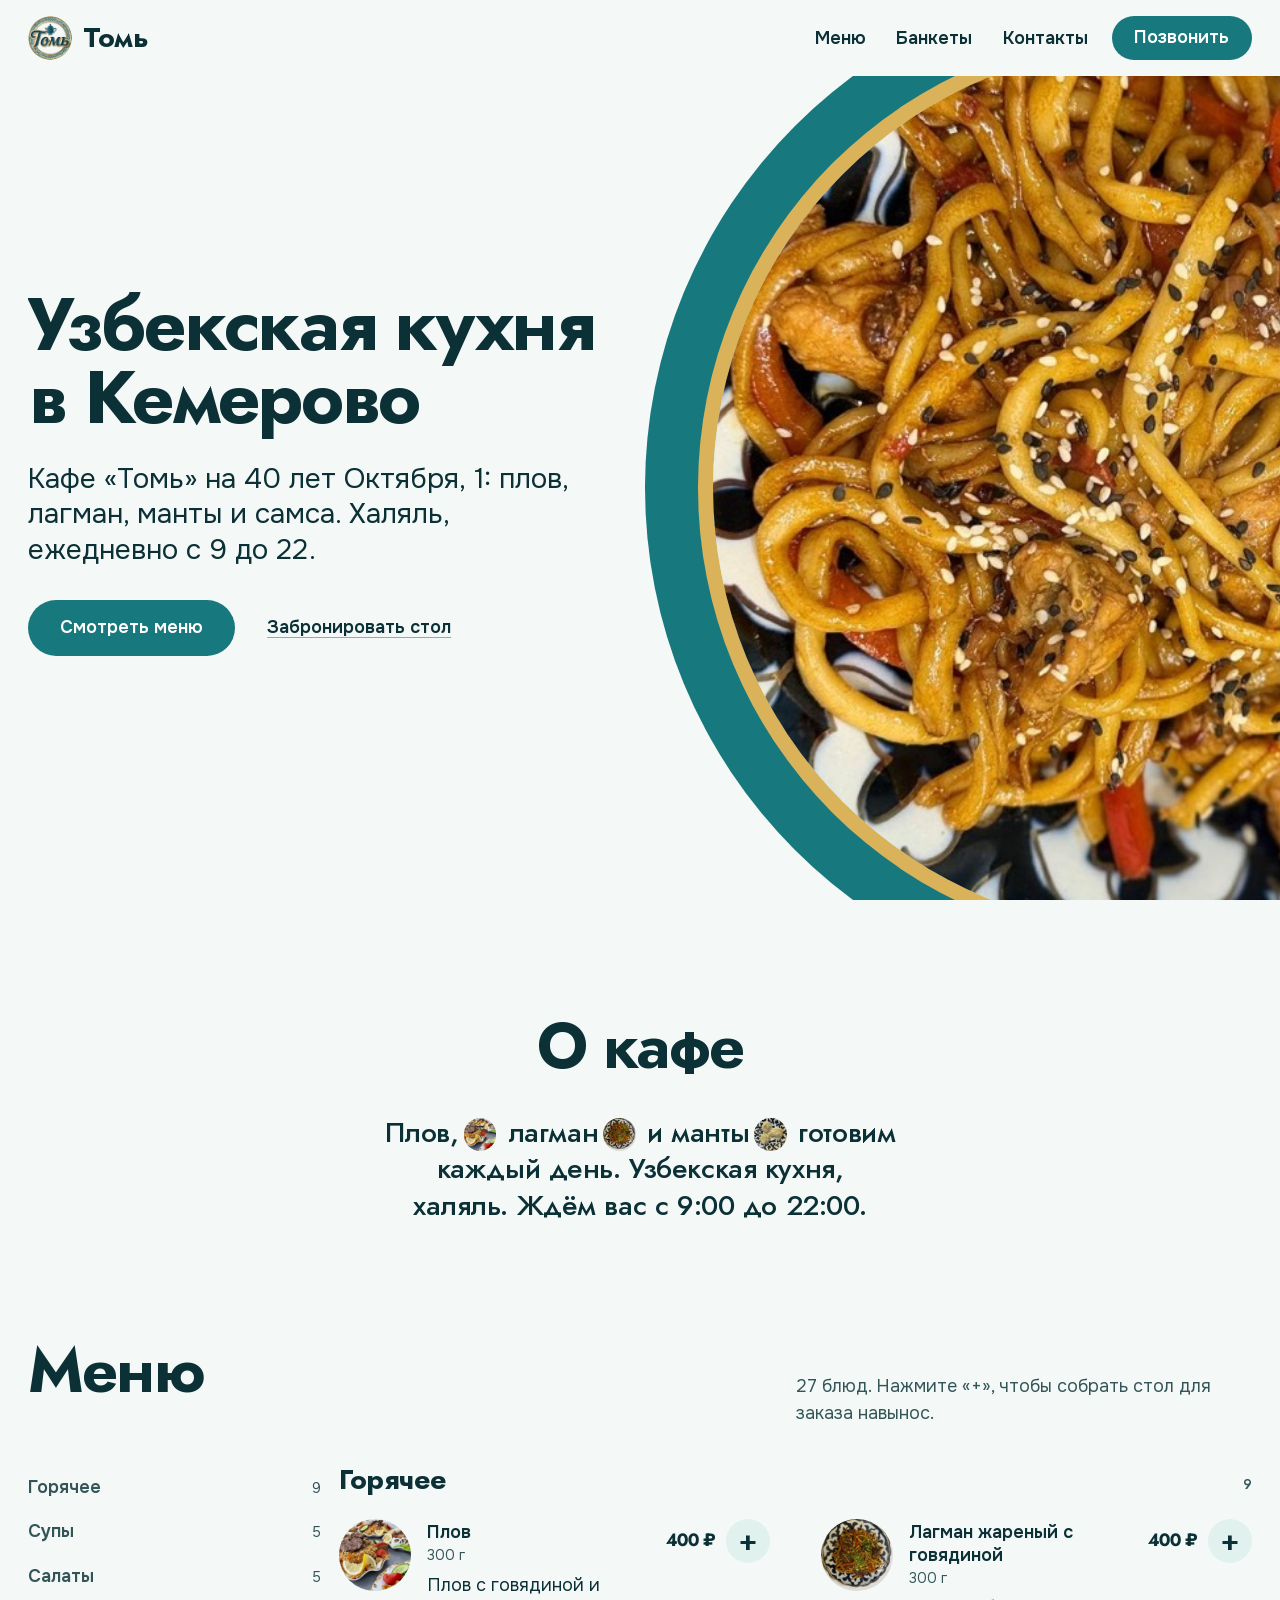
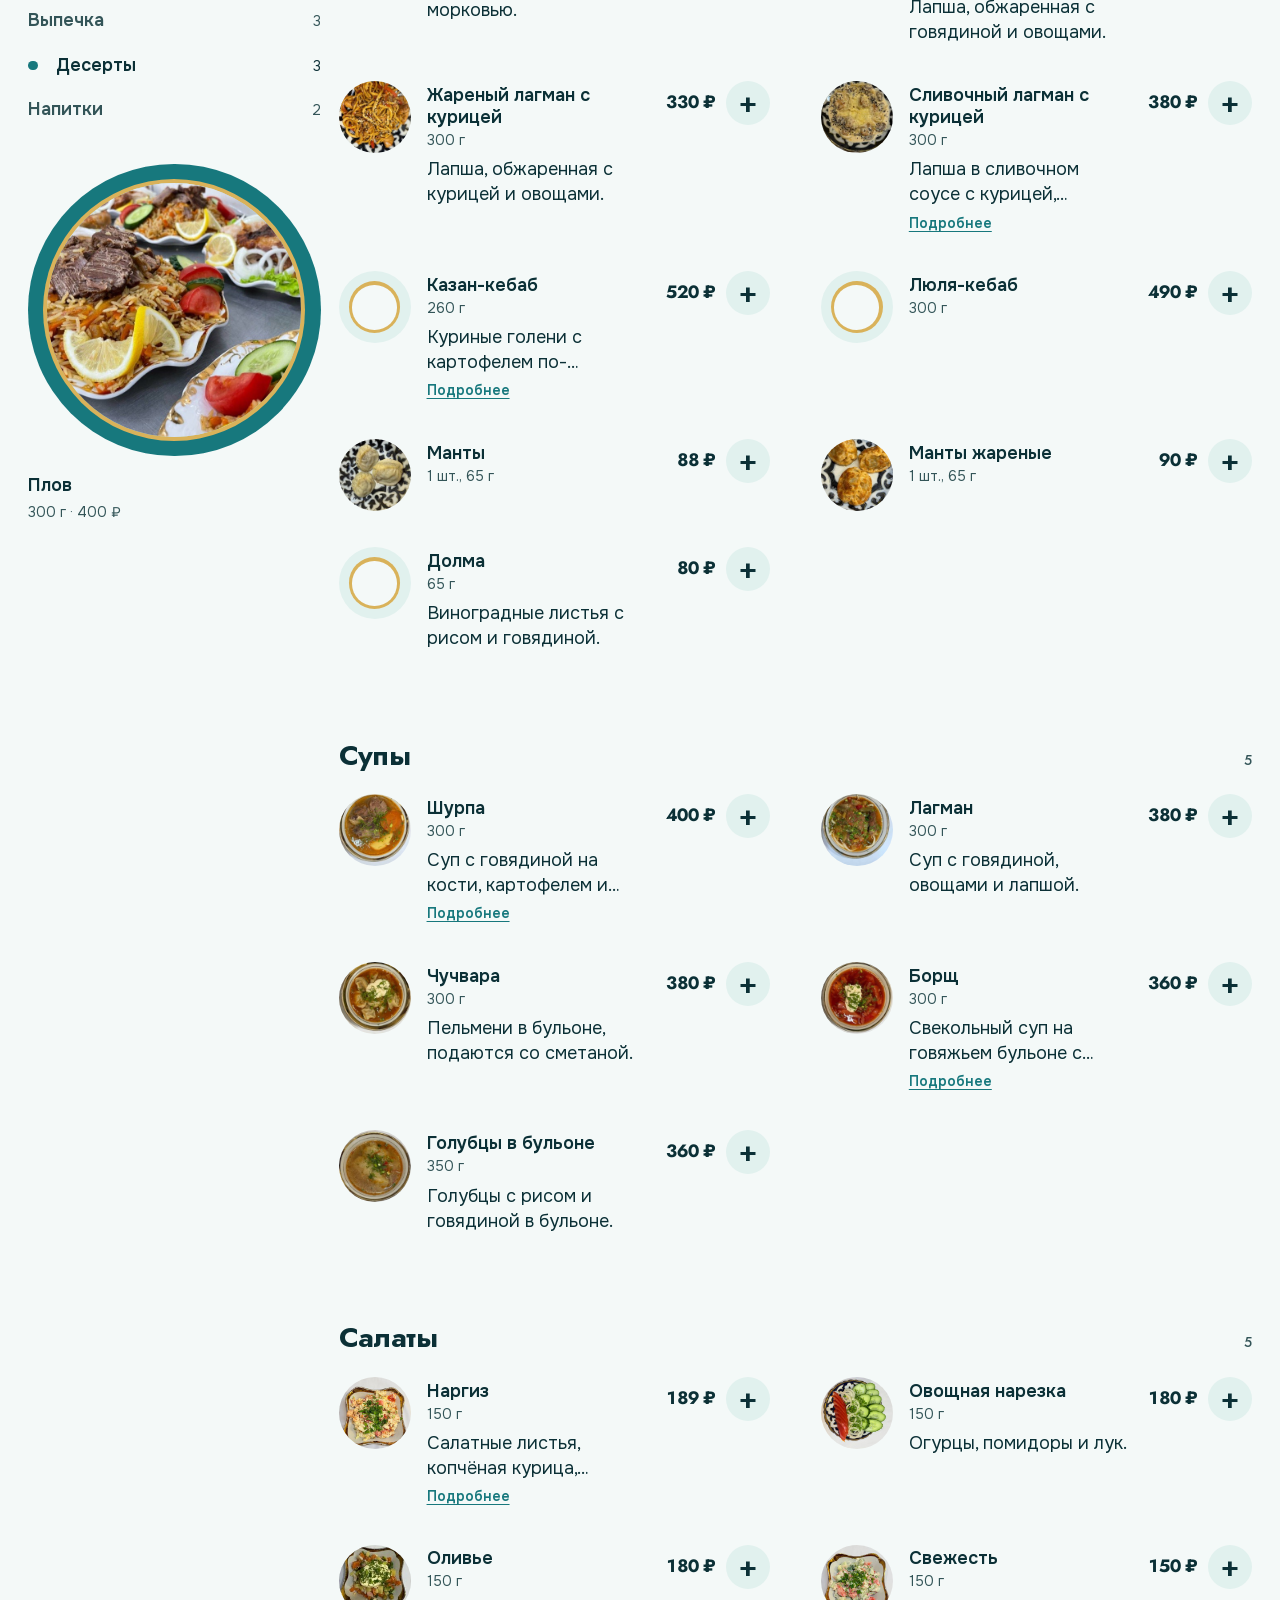
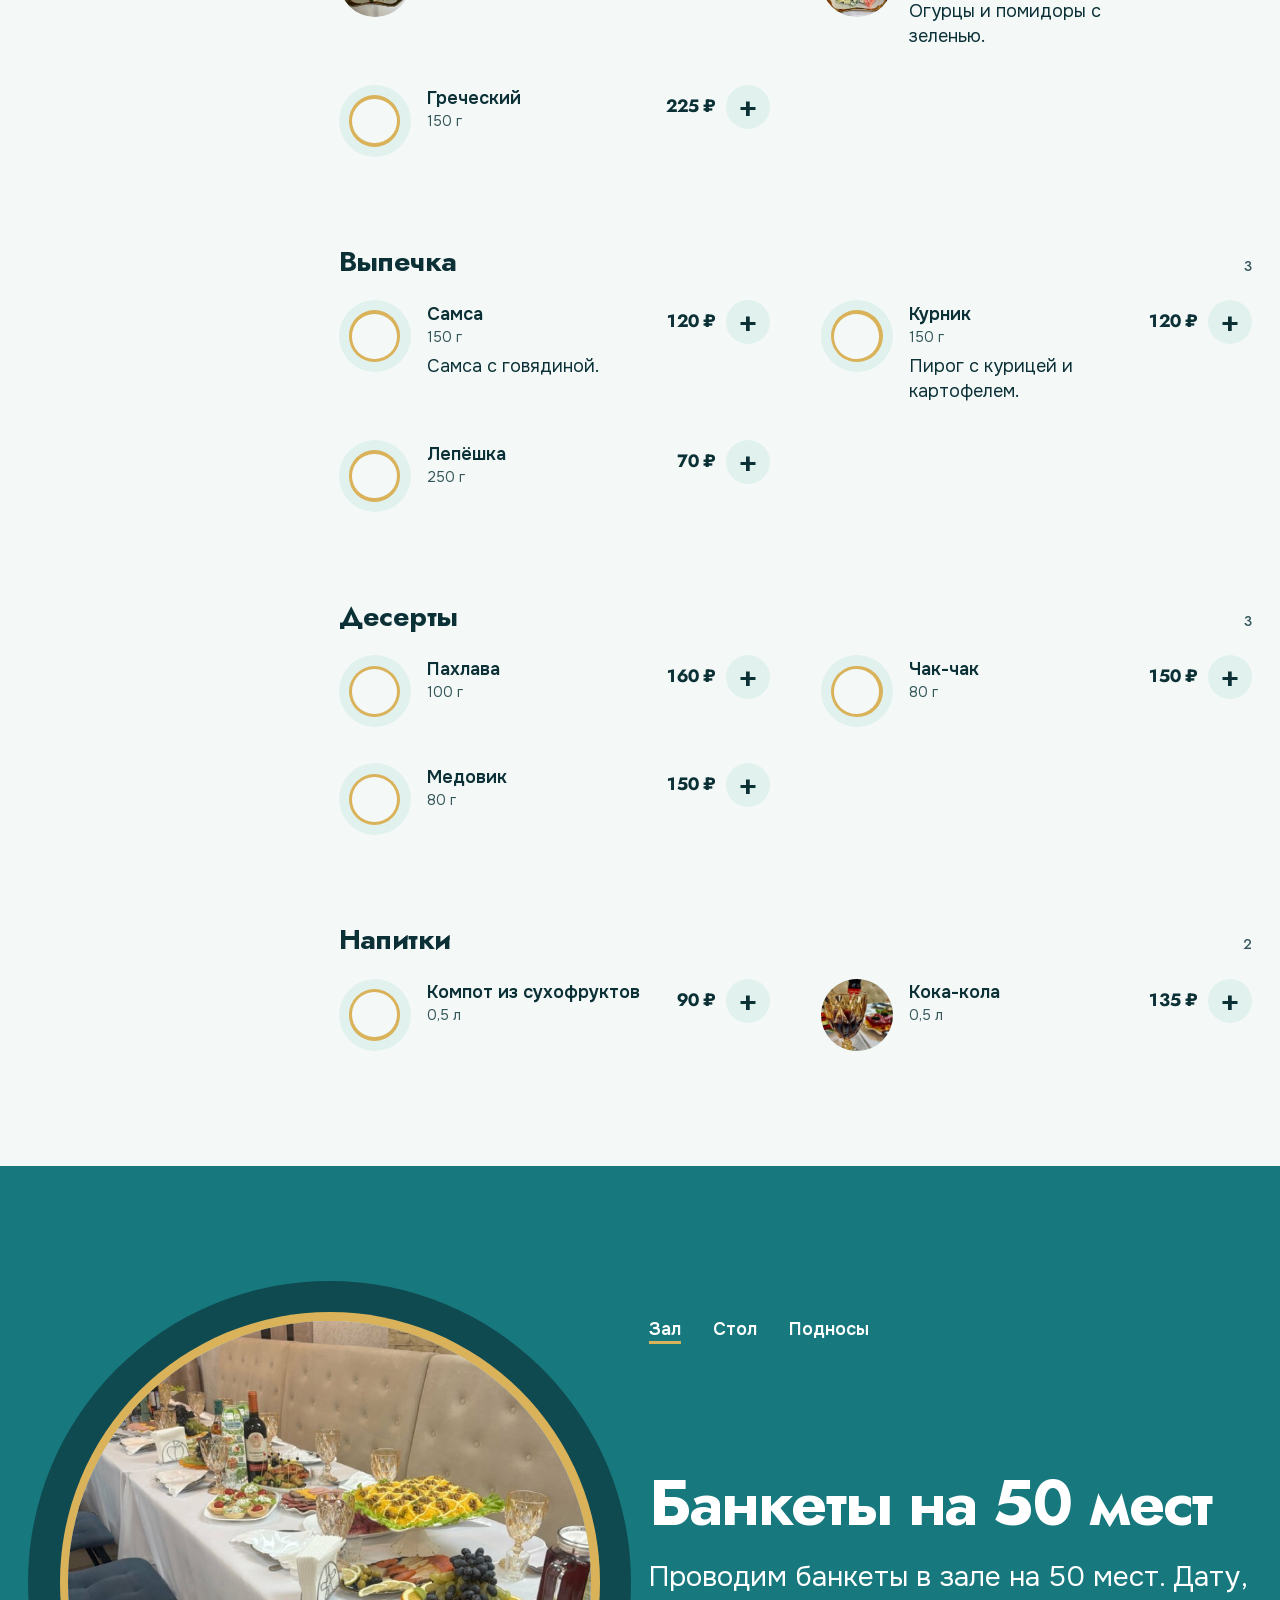
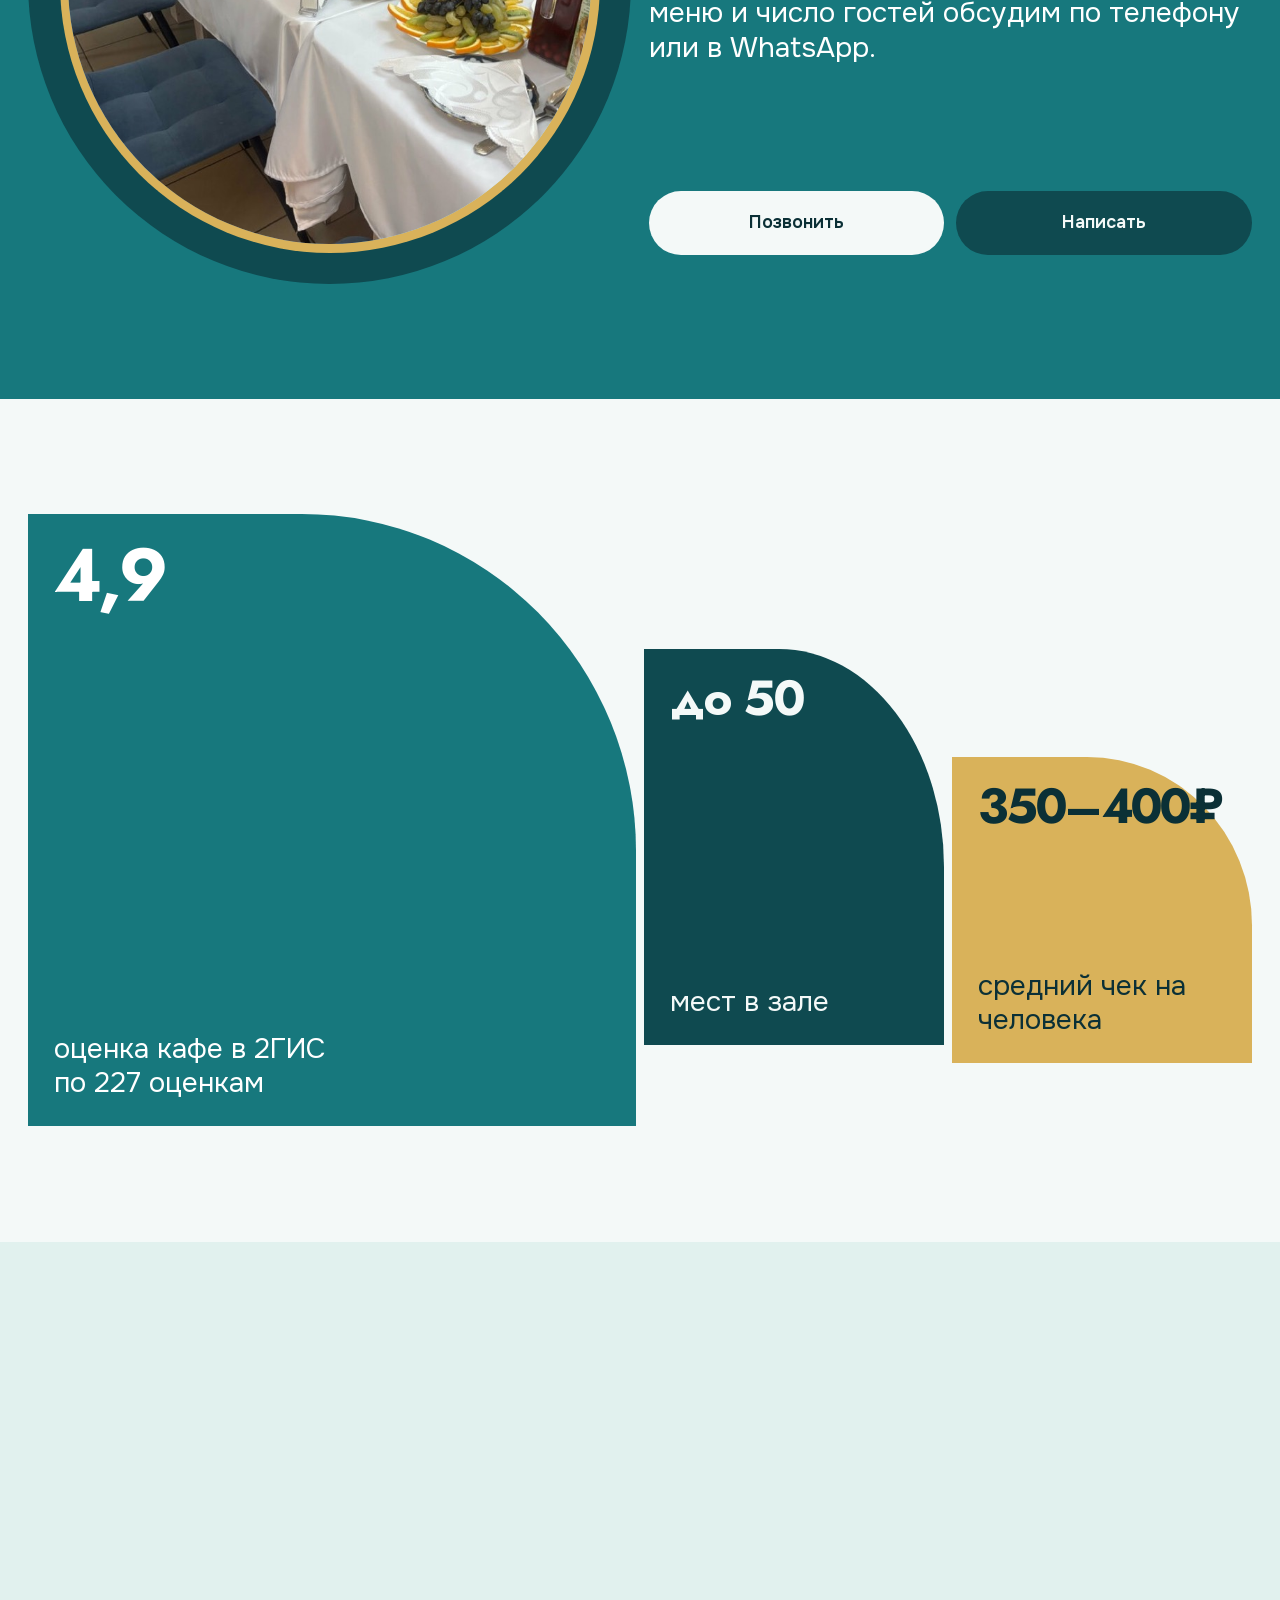
<file: index.html>
<!doctype html>
<html lang="ru">
<head>
<meta charset="utf-8">
<meta name="viewport" content="width=device-width, initial-scale=1">
<title>Кафе «Томь»: узбекская кухня в Кемерово, меню и цены</title>
<meta name="description" content="Кафе узбекской халяльной кухни на улице 40 лет Октября, 1 в Кемерово: плов, лагман, манты, самса. Меню с ценами, банкеты на 50 мест, заказ навынос. Ежедневно с 9:00 до 22:00.">
<meta name="theme-color" content="#f4f9f8">
<meta property="og:type" content="website">
<meta property="og:title" content="Кафе «Томь»: узбекская кухня в Кемерово">
<meta property="og:description" content="Плов, лагман, манты и самса. Халяль, средний чек 350–400 ₽, банкеты на 50 мест.">
<meta property="og:image" content="img/hero-lagman-kurica.jpg">
<meta property="og:locale" content="ru_RU">
<link rel="icon" type="image/png" href="img/favicon.png">
<link rel="preload" href="fonts/jost-cyrillic.woff2" as="font" type="font/woff2" crossorigin>
<link rel="preload" href="fonts/onest-cyrillic.woff2" as="font" type="font/woff2" crossorigin>
<link rel="preload" as="image" href="img/hero-lagman-kurica.jpg" imagesrcset="img/hero-lagman-kurica-640.jpg 640w, img/hero-lagman-kurica.jpg 900w" imagesizes="(max-width: 900px) 115vw, 70vw" fetchpriority="high">
<link rel="stylesheet" href="css/styles.css">
<script>document.documentElement.classList.add('js')</script>
<script type="application/ld+json">
{
  "@context": "https://schema.org",
  "@type": "Restaurant",
  "name": "Томь",
  "image": "img/hero-lagman-kurica.jpg",
  "servesCuisine": ["Узбекская", "Халяль"],
  "priceRange": "350–400 ₽",
  "telephone": "+7 905 995-92-35",
  "address": {
    "@type": "PostalAddress",
    "streetAddress": "улица 40 лет Октября, 1",
    "addressLocality": "Кемерово",
    "postalCode": "650001",
    "addressCountry": "RU"
  },
  "geo": { "@type": "GeoCoordinates", "latitude": 55.391964, "longitude": 85.998799 },
  "openingHoursSpecification": {
    "@type": "OpeningHoursSpecification",
    "dayOfWeek": ["Monday", "Tuesday", "Wednesday", "Thursday", "Friday", "Saturday", "Sunday"],
    "opens": "09:00",
    "closes": "22:00"
  }
}
</script>
</head>
<body>
<a class="skip" href="#menu">К меню</a>

<header class="nav" id="top">
  <a class="brand" href="#top" aria-label="Томь, на главную">
    <img src="img/logo.png" alt="" width="44" height="44">
    <span>Томь</span>
  </a>
  <nav class="nav__links" id="nav-links" aria-label="Разделы сайта">
    <a href="#menu">Меню</a>
    <a href="#banquets">Банкеты</a>
    <a href="#contacts">Контакты</a>
    <a class="nav__sheet" href="#book">Забронировать стол</a>
    <a class="nav__sheet" href="tel:+79059959235">+7&nbsp;905&nbsp;995-92-35</a>
  </nav>
  <a class="button button--small nav__call" href="tel:+79059959235">Позвонить</a>
  <button class="burger" type="button" id="burger" aria-expanded="false" aria-controls="nav-links" aria-label="Открыть меню сайта"><span></span><span></span><span></span></button>
</header>

<main>
  <!-- 1. Главный экран: огромная тарелка -->
  <section class="hero" aria-labelledby="hero-title">
    <div class="hero__copy">
      <h1 class="display lines" id="hero-title">
        <span class="line"><span data-line style="--i:0">Узбекская кухня</span></span>
        <span class="line"><span data-line style="--i:1">в Кемерово</span></span>
      </h1>
      <p class="lead" data-load style="--d:420ms">Кафе «Томь» на 40&nbsp;лет Октября,&nbsp;1: плов, лагман, манты и самса. Халяль, ежедневно с&nbsp;9 до&nbsp;22.</p>
      <p class="hero__actions" data-load style="--d:520ms">
        <a class="button" href="#menu">Смотреть меню</a>
        <a class="link" href="#book">Забронировать стол</a>
      </p>
    </div>
    <figure class="plate plate--hero" data-open>
      <span class="plate__rim" aria-hidden="true"></span>
      <span class="plate__ring" aria-hidden="true"></span>
      <span class="plate__photo">
        <img src="img/hero-lagman-kurica.jpg" srcset="img/hero-lagman-kurica-640.jpg 640w, img/hero-lagman-kurica.jpg 900w" sizes="(max-width: 900px) 115vw, 70vw" alt="Жареный лагман с курицей и кунжутом на узбекской тарелке с чёрно-белым орнаментом" width="900" height="1200" fetchpriority="high">
      </span>
    </figure>
  </section>

  <!-- 2. О кафе -->
  <section class="intro" aria-labelledby="intro-title">
    <h2 class="head" id="intro-title" data-reveal>О кафе</h2>
    <p class="statement" data-reveal>
      <span class="nw">Плов,<span class="thumb" aria-hidden="true"><img src="img/t/dish-plov.jpg" alt="" width="40" height="40" decoding="async" loading="lazy" style="object-position:28% 50%"></span></span>
      <span class="nw">лагман<span class="thumb" aria-hidden="true"><img src="img/t/dish-lagman-zharenyy.jpg" alt="" width="40" height="40" decoding="async" loading="lazy"></span></span>
      <span class="nw">и&nbsp;манты<span class="thumb" aria-hidden="true"><img src="img/t/dish-manty.jpg" alt="" width="40" height="40" decoding="async" loading="lazy"></span></span>
      готовим каждый день. Узбекская кухня, халяль. Ждём вас с&nbsp;9:00 до&nbsp;22:00.
    </p>
  </section>

  <!-- 3. Меню -->
  <section class="menu" id="menu" aria-labelledby="menu-title">
    <header class="menu__head">
      <h2 class="head" id="menu-title" data-reveal>Меню</h2>
      <p class="menu__note" data-reveal>27&nbsp;блюд. Нажмите «+», чтобы собрать стол для заказа навынос.</p>
    </header>
    <div class="menu__layout">
      <aside class="menu__rail">
        <nav class="menu__index" aria-label="Разделы меню">
          <a href="#hot" data-cat="hot">Горячее <span>9</span></a>
          <a href="#soups" data-cat="soups">Супы <span>5</span></a>
          <a href="#salads" data-cat="salads">Салаты <span>5</span></a>
          <a href="#bakery" data-cat="bakery">Выпечка <span>3</span></a>
          <a href="#desserts" data-cat="desserts">Десерты <span>3</span></a>
          <a href="#drinks" data-cat="drinks">Напитки <span>2</span></a>
        </nav>
        <figure class="menu__preview" aria-hidden="true">
          <span class="plate plate--preview">
            <span class="plate__rim"></span>
            <span class="plate__ring"></span>
            <span class="plate__photo">
              <img alt="" width="400" height="400">
              <span class="plate__label"></span>
            </span>
          </span>
          <figcaption><b data-p="name"></b><span data-p="meta"></span></figcaption>
        </figure>
      </aside>
      <div class="menu__list">
      <section class="menu__cat" id="hot" aria-labelledby="hot-h">
        <h3 class="menu__cat-name" id="hot-h">Горячее <span>9</span></h3>
        <ul class="dishes">
          <li class="dish" data-id="plov" data-name="Плов" data-price="400" data-weight="300 г" data-img="img/dish-plov.jpg" data-thumb="img/t/dish-plov.jpg" data-pos="28% 50%" style="--i:0">
            <span class="dish__plate" aria-hidden="true"><img src="img/t/dish-plov.jpg" alt="" width="72" height="72" loading="lazy" decoding="async" style="object-position:28% 50%"></span>
            <div class="dish__body">
              <p class="dish__name">Плов</p>
              <p class="dish__meta">300 г</p>
              <p class="dish__desc" id="d-plov">Плов с говядиной и морковью.</p>
              <button class="dish__more" type="button" aria-expanded="false" aria-controls="d-plov" hidden>Подробнее</button>
            </div>
            <div class="dish__side">
              <p class="dish__price">400 ₽</p>
              <button class="dish__add" type="button" aria-label="Добавить на стол: Плов, 400 ₽"><span aria-hidden="true">+</span></button>
            </div>
          </li>
          <li class="dish" data-id="lagman-zharenyy" data-name="Лагман жареный с говядиной" data-price="400" data-weight="300 г" data-img="img/dish-lagman-zharenyy.jpg" data-thumb="img/t/dish-lagman-zharenyy.jpg" style="--i:1">
            <span class="dish__plate" aria-hidden="true"><img src="img/t/dish-lagman-zharenyy.jpg" alt="" width="72" height="72" loading="lazy" decoding="async"></span>
            <div class="dish__body">
              <p class="dish__name">Лагман жареный с говядиной</p>
              <p class="dish__meta">300 г</p>
              <p class="dish__desc" id="d-lagman-zharenyy">Лапша, обжаренная с говядиной и овощами.</p>
              <button class="dish__more" type="button" aria-expanded="false" aria-controls="d-lagman-zharenyy" hidden>Подробнее</button>
            </div>
            <div class="dish__side">
              <p class="dish__price">400 ₽</p>
              <button class="dish__add" type="button" aria-label="Добавить на стол: Лагман жареный с говядиной, 400 ₽"><span aria-hidden="true">+</span></button>
            </div>
          </li>
          <li class="dish" data-id="lagman-zharenyy-kurica" data-name="Жареный лагман с курицей" data-price="330" data-weight="300 г" data-img="img/dish-lagman-kurica.jpg" data-thumb="img/t/dish-lagman-kurica.jpg" style="--i:2">
            <span class="dish__plate" aria-hidden="true"><img src="img/t/dish-lagman-kurica.jpg" alt="" width="72" height="72" loading="lazy" decoding="async"></span>
            <div class="dish__body">
              <p class="dish__name">Жареный лагман с курицей</p>
              <p class="dish__meta">300 г</p>
              <p class="dish__desc" id="d-lagman-zharenyy-kurica">Лапша, обжаренная с курицей и овощами.</p>
              <button class="dish__more" type="button" aria-expanded="false" aria-controls="d-lagman-zharenyy-kurica" hidden>Подробнее</button>
            </div>
            <div class="dish__side">
              <p class="dish__price">330 ₽</p>
              <button class="dish__add" type="button" aria-label="Добавить на стол: Жареный лагман с курицей, 330 ₽"><span aria-hidden="true">+</span></button>
            </div>
          </li>
          <li class="dish" data-id="lagman-slivochnyy" data-name="Сливочный лагман с курицей" data-price="380" data-weight="300 г" data-img="img/dish-lagman-slivochnyy.jpg" data-thumb="img/t/dish-lagman-slivochnyy.jpg" style="--i:3">
            <span class="dish__plate" aria-hidden="true"><img src="img/t/dish-lagman-slivochnyy.jpg" alt="" width="72" height="72" loading="lazy" decoding="async"></span>
            <div class="dish__body">
              <p class="dish__name">Сливочный лагман с курицей</p>
              <p class="dish__meta">300 г</p>
              <p class="dish__desc" id="d-lagman-slivochnyy">Лапша в сливочном соусе с курицей, грибами и сыром.</p>
              <button class="dish__more" type="button" aria-expanded="false" aria-controls="d-lagman-slivochnyy" hidden>Подробнее</button>
            </div>
            <div class="dish__side">
              <p class="dish__price">380 ₽</p>
              <button class="dish__add" type="button" aria-label="Добавить на стол: Сливочный лагман с курицей, 380 ₽"><span aria-hidden="true">+</span></button>
            </div>
          </li>
          <li class="dish" data-id="kazan-kebab" data-name="Казан-кебаб" data-price="520" data-weight="260 г" style="--i:4">
            <span class="dish__plate is-empty" aria-hidden="true"></span>
            <div class="dish__body">
              <p class="dish__name">Казан-кебаб</p>
              <p class="dish__meta">260 г</p>
              <p class="dish__desc" id="d-kazan-kebab">Куриные голени с картофелем по-деревенски и луком. Мясо нежное, картофель мягкий, подаётся горячим.</p>
              <button class="dish__more" type="button" aria-expanded="false" aria-controls="d-kazan-kebab" hidden>Подробнее</button>
            </div>
            <div class="dish__side">
              <p class="dish__price">520 ₽</p>
              <button class="dish__add" type="button" aria-label="Добавить на стол: Казан-кебаб, 520 ₽"><span aria-hidden="true">+</span></button>
            </div>
          </li>
          <li class="dish" data-id="lyulya" data-name="Люля-кебаб" data-price="490" data-weight="300 г" style="--i:5">
            <span class="dish__plate is-empty" aria-hidden="true"></span>
            <div class="dish__body">
              <p class="dish__name">Люля-кебаб</p>
              <p class="dish__meta">300 г</p>
            </div>
            <div class="dish__side">
              <p class="dish__price">490 ₽</p>
              <button class="dish__add" type="button" aria-label="Добавить на стол: Люля-кебаб, 490 ₽"><span aria-hidden="true">+</span></button>
            </div>
          </li>
          <li class="dish" data-id="manty" data-name="Манты" data-price="88" data-weight="1 шт., 65 г" data-img="img/dish-manty.jpg" data-thumb="img/t/dish-manty.jpg" style="--i:5">
            <span class="dish__plate" aria-hidden="true"><img src="img/t/dish-manty.jpg" alt="" width="72" height="72" loading="lazy" decoding="async"></span>
            <div class="dish__body">
              <p class="dish__name">Манты</p>
              <p class="dish__meta">1 шт., 65 г</p>
            </div>
            <div class="dish__side">
              <p class="dish__price">88 ₽</p>
              <button class="dish__add" type="button" aria-label="Добавить на стол: Манты, 88 ₽"><span aria-hidden="true">+</span></button>
            </div>
          </li>
          <li class="dish" data-id="manty-zharenye" data-name="Манты жареные" data-price="90" data-weight="1 шт., 65 г" data-img="img/dish-manty-zharenye.jpg" data-thumb="img/t/dish-manty-zharenye.jpg" style="--i:5">
            <span class="dish__plate" aria-hidden="true"><img src="img/t/dish-manty-zharenye.jpg" alt="" width="72" height="72" loading="lazy" decoding="async"></span>
            <div class="dish__body">
              <p class="dish__name">Манты жареные</p>
              <p class="dish__meta">1 шт., 65 г</p>
            </div>
            <div class="dish__side">
              <p class="dish__price">90 ₽</p>
              <button class="dish__add" type="button" aria-label="Добавить на стол: Манты жареные, 90 ₽"><span aria-hidden="true">+</span></button>
            </div>
          </li>
          <li class="dish" data-id="dolma" data-name="Долма" data-price="80" data-weight="65 г" style="--i:5">
            <span class="dish__plate is-empty" aria-hidden="true"></span>
            <div class="dish__body">
              <p class="dish__name">Долма</p>
              <p class="dish__meta">65 г</p>
              <p class="dish__desc" id="d-dolma">Виноградные листья с рисом и говядиной.</p>
              <button class="dish__more" type="button" aria-expanded="false" aria-controls="d-dolma" hidden>Подробнее</button>
            </div>
            <div class="dish__side">
              <p class="dish__price">80 ₽</p>
              <button class="dish__add" type="button" aria-label="Добавить на стол: Долма, 80 ₽"><span aria-hidden="true">+</span></button>
            </div>
          </li>
        </ul>
      </section>
      <section class="menu__cat" id="soups" aria-labelledby="soups-h">
        <h3 class="menu__cat-name" id="soups-h">Супы <span>5</span></h3>
        <ul class="dishes">
          <li class="dish" data-id="shurpa" data-name="Шурпа" data-price="400" data-weight="300 г" data-img="img/dish-shurpa.jpg" data-thumb="img/t/dish-shurpa.jpg" style="--i:0">
            <span class="dish__plate" aria-hidden="true"><img src="img/t/dish-shurpa.jpg" alt="" width="72" height="72" loading="lazy" decoding="async"></span>
            <div class="dish__body">
              <p class="dish__name">Шурпа</p>
              <p class="dish__meta">300 г</p>
              <p class="dish__desc" id="d-shurpa">Суп с говядиной на кости, картофелем и морковью.</p>
              <button class="dish__more" type="button" aria-expanded="false" aria-controls="d-shurpa" hidden>Подробнее</button>
            </div>
            <div class="dish__side">
              <p class="dish__price">400 ₽</p>
              <button class="dish__add" type="button" aria-label="Добавить на стол: Шурпа, 400 ₽"><span aria-hidden="true">+</span></button>
            </div>
          </li>
          <li class="dish" data-id="lagman" data-name="Лагман" data-price="380" data-weight="300 г" data-img="img/dish-lagman-sup.jpg" data-thumb="img/t/dish-lagman-sup.jpg" style="--i:1">
            <span class="dish__plate" aria-hidden="true"><img src="img/t/dish-lagman-sup.jpg" alt="" width="72" height="72" loading="lazy" decoding="async"></span>
            <div class="dish__body">
              <p class="dish__name">Лагман</p>
              <p class="dish__meta">300 г</p>
              <p class="dish__desc" id="d-lagman">Суп с говядиной, овощами и лапшой.</p>
              <button class="dish__more" type="button" aria-expanded="false" aria-controls="d-lagman" hidden>Подробнее</button>
            </div>
            <div class="dish__side">
              <p class="dish__price">380 ₽</p>
              <button class="dish__add" type="button" aria-label="Добавить на стол: Лагман, 380 ₽"><span aria-hidden="true">+</span></button>
            </div>
          </li>
          <li class="dish" data-id="chuchvara" data-name="Чучвара" data-price="380" data-weight="300 г" data-img="img/dish-chuchvara.jpg" data-thumb="img/t/dish-chuchvara.jpg" style="--i:2">
            <span class="dish__plate" aria-hidden="true"><img src="img/t/dish-chuchvara.jpg" alt="" width="72" height="72" loading="lazy" decoding="async"></span>
            <div class="dish__body">
              <p class="dish__name">Чучвара</p>
              <p class="dish__meta">300 г</p>
              <p class="dish__desc" id="d-chuchvara">Пельмени в бульоне, подаются со сметаной.</p>
              <button class="dish__more" type="button" aria-expanded="false" aria-controls="d-chuchvara" hidden>Подробнее</button>
            </div>
            <div class="dish__side">
              <p class="dish__price">380 ₽</p>
              <button class="dish__add" type="button" aria-label="Добавить на стол: Чучвара, 380 ₽"><span aria-hidden="true">+</span></button>
            </div>
          </li>
          <li class="dish" data-id="borsch" data-name="Борщ" data-price="360" data-weight="300 г" data-img="img/dish-borsch.jpg" data-thumb="img/t/dish-borsch.jpg" style="--i:3">
            <span class="dish__plate" aria-hidden="true"><img src="img/t/dish-borsch.jpg" alt="" width="72" height="72" loading="lazy" decoding="async"></span>
            <div class="dish__body">
              <p class="dish__name">Борщ</p>
              <p class="dish__meta">300 г</p>
              <p class="dish__desc" id="d-borsch">Свекольный суп на говяжьем бульоне с картофелем, капустой и морковью. Подаётся со сметаной и зеленью.</p>
              <button class="dish__more" type="button" aria-expanded="false" aria-controls="d-borsch" hidden>Подробнее</button>
            </div>
            <div class="dish__side">
              <p class="dish__price">360 ₽</p>
              <button class="dish__add" type="button" aria-label="Добавить на стол: Борщ, 360 ₽"><span aria-hidden="true">+</span></button>
            </div>
          </li>
          <li class="dish" data-id="golubtsy" data-name="Голубцы в бульоне" data-price="360" data-weight="350 г" data-img="img/dish-golubtsy.jpg" data-thumb="img/t/dish-golubtsy.jpg" style="--i:4">
            <span class="dish__plate" aria-hidden="true"><img src="img/t/dish-golubtsy.jpg" alt="" width="72" height="72" loading="lazy" decoding="async"></span>
            <div class="dish__body">
              <p class="dish__name">Голубцы в бульоне</p>
              <p class="dish__meta">350 г</p>
              <p class="dish__desc" id="d-golubtsy">Голубцы с рисом и говядиной в бульоне.</p>
              <button class="dish__more" type="button" aria-expanded="false" aria-controls="d-golubtsy" hidden>Подробнее</button>
            </div>
            <div class="dish__side">
              <p class="dish__price">360 ₽</p>
              <button class="dish__add" type="button" aria-label="Добавить на стол: Голубцы в бульоне, 360 ₽"><span aria-hidden="true">+</span></button>
            </div>
          </li>
        </ul>
      </section>
      <section class="menu__cat" id="salads" aria-labelledby="salads-h">
        <h3 class="menu__cat-name" id="salads-h">Салаты <span>5</span></h3>
        <ul class="dishes">
          <li class="dish" data-id="nargiz" data-name="Наргиз" data-price="189" data-weight="150 г" data-img="img/dish-nargiz.jpg" data-thumb="img/t/dish-nargiz.jpg" style="--i:0">
            <span class="dish__plate" aria-hidden="true"><img src="img/t/dish-nargiz.jpg" alt="" width="72" height="72" loading="lazy" decoding="async"></span>
            <div class="dish__body">
              <p class="dish__name">Наргиз</p>
              <p class="dish__meta">150 г</p>
              <p class="dish__desc" id="d-nargiz">Салатные листья, копчёная курица, сухарики и помидоры.</p>
              <button class="dish__more" type="button" aria-expanded="false" aria-controls="d-nargiz" hidden>Подробнее</button>
            </div>
            <div class="dish__side">
              <p class="dish__price">189 ₽</p>
              <button class="dish__add" type="button" aria-label="Добавить на стол: Наргиз, 189 ₽"><span aria-hidden="true">+</span></button>
            </div>
          </li>
          <li class="dish" data-id="ovoshnaya" data-name="Овощная нарезка" data-price="180" data-weight="150 г" data-img="img/dish-ovoshnaya.jpg" data-thumb="img/t/dish-ovoshnaya.jpg" style="--i:1">
            <span class="dish__plate" aria-hidden="true"><img src="img/t/dish-ovoshnaya.jpg" alt="" width="72" height="72" loading="lazy" decoding="async"></span>
            <div class="dish__body">
              <p class="dish__name">Овощная нарезка</p>
              <p class="dish__meta">150 г</p>
              <p class="dish__desc" id="d-ovoshnaya">Огурцы, помидоры и лук.</p>
              <button class="dish__more" type="button" aria-expanded="false" aria-controls="d-ovoshnaya" hidden>Подробнее</button>
            </div>
            <div class="dish__side">
              <p class="dish__price">180 ₽</p>
              <button class="dish__add" type="button" aria-label="Добавить на стол: Овощная нарезка, 180 ₽"><span aria-hidden="true">+</span></button>
            </div>
          </li>
          <li class="dish" data-id="olivie" data-name="Оливье" data-price="180" data-weight="150 г" data-img="img/dish-olivie.jpg" data-thumb="img/t/dish-olivie.jpg" style="--i:2">
            <span class="dish__plate" aria-hidden="true"><img src="img/t/dish-olivie.jpg" alt="" width="72" height="72" loading="lazy" decoding="async"></span>
            <div class="dish__body">
              <p class="dish__name">Оливье</p>
              <p class="dish__meta">150 г</p>
            </div>
            <div class="dish__side">
              <p class="dish__price">180 ₽</p>
              <button class="dish__add" type="button" aria-label="Добавить на стол: Оливье, 180 ₽"><span aria-hidden="true">+</span></button>
            </div>
          </li>
          <li class="dish" data-id="svezhest" data-name="Свежесть" data-price="150" data-weight="150 г" data-img="img/dish-svezhest.jpg" data-thumb="img/t/dish-svezhest.jpg" style="--i:3">
            <span class="dish__plate" aria-hidden="true"><img src="img/t/dish-svezhest.jpg" alt="" width="72" height="72" loading="lazy" decoding="async"></span>
            <div class="dish__body">
              <p class="dish__name">Свежесть</p>
              <p class="dish__meta">150 г</p>
              <p class="dish__desc" id="d-svezhest">Огурцы и помидоры с зеленью.</p>
              <button class="dish__more" type="button" aria-expanded="false" aria-controls="d-svezhest" hidden>Подробнее</button>
            </div>
            <div class="dish__side">
              <p class="dish__price">150 ₽</p>
              <button class="dish__add" type="button" aria-label="Добавить на стол: Свежесть, 150 ₽"><span aria-hidden="true">+</span></button>
            </div>
          </li>
          <li class="dish" data-id="grecheskiy" data-name="Греческий" data-price="225" data-weight="150 г" style="--i:4">
            <span class="dish__plate is-empty" aria-hidden="true"></span>
            <div class="dish__body">
              <p class="dish__name">Греческий</p>
              <p class="dish__meta">150 г</p>
            </div>
            <div class="dish__side">
              <p class="dish__price">225 ₽</p>
              <button class="dish__add" type="button" aria-label="Добавить на стол: Греческий, 225 ₽"><span aria-hidden="true">+</span></button>
            </div>
          </li>
        </ul>
      </section>
      <section class="menu__cat" id="bakery" aria-labelledby="bakery-h">
        <h3 class="menu__cat-name" id="bakery-h">Выпечка <span>3</span></h3>
        <ul class="dishes">
          <li class="dish" data-id="samsa" data-name="Самса" data-price="120" data-weight="150 г" style="--i:0">
            <span class="dish__plate is-empty" aria-hidden="true"></span>
            <div class="dish__body">
              <p class="dish__name">Самса</p>
              <p class="dish__meta">150 г</p>
              <p class="dish__desc" id="d-samsa">Самса с говядиной.</p>
              <button class="dish__more" type="button" aria-expanded="false" aria-controls="d-samsa" hidden>Подробнее</button>
            </div>
            <div class="dish__side">
              <p class="dish__price">120 ₽</p>
              <button class="dish__add" type="button" aria-label="Добавить на стол: Самса, 120 ₽"><span aria-hidden="true">+</span></button>
            </div>
          </li>
          <li class="dish" data-id="kurnik" data-name="Курник" data-price="120" data-weight="150 г" style="--i:1">
            <span class="dish__plate is-empty" aria-hidden="true"></span>
            <div class="dish__body">
              <p class="dish__name">Курник</p>
              <p class="dish__meta">150 г</p>
              <p class="dish__desc" id="d-kurnik">Пирог с курицей и картофелем.</p>
              <button class="dish__more" type="button" aria-expanded="false" aria-controls="d-kurnik" hidden>Подробнее</button>
            </div>
            <div class="dish__side">
              <p class="dish__price">120 ₽</p>
              <button class="dish__add" type="button" aria-label="Добавить на стол: Курник, 120 ₽"><span aria-hidden="true">+</span></button>
            </div>
          </li>
          <li class="dish" data-id="lepeshka" data-name="Лепёшка" data-price="70" data-weight="250 г" style="--i:2">
            <span class="dish__plate is-empty" aria-hidden="true"></span>
            <div class="dish__body">
              <p class="dish__name">Лепёшка</p>
              <p class="dish__meta">250 г</p>
            </div>
            <div class="dish__side">
              <p class="dish__price">70 ₽</p>
              <button class="dish__add" type="button" aria-label="Добавить на стол: Лепёшка, 70 ₽"><span aria-hidden="true">+</span></button>
            </div>
          </li>
        </ul>
      </section>
      <section class="menu__cat" id="desserts" aria-labelledby="desserts-h">
        <h3 class="menu__cat-name" id="desserts-h">Десерты <span>3</span></h3>
        <ul class="dishes">
          <li class="dish" data-id="pakhlava" data-name="Пахлава" data-price="160" data-weight="100 г" style="--i:0">
            <span class="dish__plate is-empty" aria-hidden="true"></span>
            <div class="dish__body">
              <p class="dish__name">Пахлава</p>
              <p class="dish__meta">100 г</p>
            </div>
            <div class="dish__side">
              <p class="dish__price">160 ₽</p>
              <button class="dish__add" type="button" aria-label="Добавить на стол: Пахлава, 160 ₽"><span aria-hidden="true">+</span></button>
            </div>
          </li>
          <li class="dish" data-id="chak-chak" data-name="Чак-чак" data-price="150" data-weight="80 г" style="--i:1">
            <span class="dish__plate is-empty" aria-hidden="true"></span>
            <div class="dish__body">
              <p class="dish__name">Чак-чак</p>
              <p class="dish__meta">80 г</p>
            </div>
            <div class="dish__side">
              <p class="dish__price">150 ₽</p>
              <button class="dish__add" type="button" aria-label="Добавить на стол: Чак-чак, 150 ₽"><span aria-hidden="true">+</span></button>
            </div>
          </li>
          <li class="dish" data-id="medovik" data-name="Медовик" data-price="150" data-weight="80 г" style="--i:2">
            <span class="dish__plate is-empty" aria-hidden="true"></span>
            <div class="dish__body">
              <p class="dish__name">Медовик</p>
              <p class="dish__meta">80 г</p>
            </div>
            <div class="dish__side">
              <p class="dish__price">150 ₽</p>
              <button class="dish__add" type="button" aria-label="Добавить на стол: Медовик, 150 ₽"><span aria-hidden="true">+</span></button>
            </div>
          </li>
        </ul>
      </section>
      <section class="menu__cat" id="drinks" aria-labelledby="drinks-h">
        <h3 class="menu__cat-name" id="drinks-h">Напитки <span>2</span></h3>
        <ul class="dishes">
          <li class="dish" data-id="kompot" data-name="Компот из сухофруктов" data-price="90" data-weight="0,5 л" style="--i:0">
            <span class="dish__plate is-empty" aria-hidden="true"></span>
            <div class="dish__body">
              <p class="dish__name">Компот из сухофруктов</p>
              <p class="dish__meta">0,5 л</p>
            </div>
            <div class="dish__side">
              <p class="dish__price">90 ₽</p>
              <button class="dish__add" type="button" aria-label="Добавить на стол: Компот из сухофруктов, 90 ₽"><span aria-hidden="true">+</span></button>
            </div>
          </li>
          <li class="dish" data-id="cola" data-name="Кока-кола" data-price="135" data-weight="0,5 л" data-img="img/dish-cola.jpg" data-thumb="img/t/dish-cola.jpg" data-pos="34% 62%" style="--i:1">
            <span class="dish__plate" aria-hidden="true"><img src="img/t/dish-cola.jpg" alt="" width="72" height="72" loading="lazy" decoding="async" style="object-position:34% 62%"></span>
            <div class="dish__body">
              <p class="dish__name">Кока-кола</p>
              <p class="dish__meta">0,5 л</p>
            </div>
            <div class="dish__side">
              <p class="dish__price">135 ₽</p>
              <button class="dish__add" type="button" aria-label="Добавить на стол: Кока-кола, 135 ₽"><span aria-hidden="true">+</span></button>
            </div>
          </li>
        </ul>
      </section>
      </div>
    </div>
  </section>

  <!-- 4. Банкеты (полоса, делящая страницу пополам) -->
  <section class="showcase" id="banquets" aria-labelledby="banquets-title">
    <div class="showcase__media">
      <div class="plate plate--showcase" data-open>
        <span class="plate__rim" aria-hidden="true"></span>
        <span class="plate__ring" aria-hidden="true"></span>
        <span class="plate__photo">
          <img class="is-on" id="shot-zal" src="img/hall-zal-600.jpg" srcset="img/hall-zal-600.jpg 600w, img/hall-zal.jpg 1000w" sizes="(max-width: 900px) 90vw, 40rem" alt="Банкетный стол в зале: белая скатерть, закуски, фрукты, синие стулья и бежевый диван" width="750" height="1000" loading="lazy" decoding="async">
          <img id="shot-stol" src="img/hall-stol-600.jpg" srcset="img/hall-stol-600.jpg 600w, img/hall-stol.jpg 1000w" sizes="(max-width: 900px) 90vw, 40rem" alt="Накрытый стол: жареная курица, фрукты, нарезки, бокалы и сложенные салфетки" width="1000" height="750" loading="lazy" decoding="async">
          <img id="shot-trays" src="img/dish-lyulya-600.jpg" srcset="img/dish-lyulya-600.jpg 600w, img/dish-lyulya.jpg 1000w" sizes="(max-width: 900px) 90vw, 40rem" alt="Деревянные подносы с курицей, картофелем, люля-кебабом и запечёнными овощами" width="1000" height="553" loading="lazy" decoding="async">
        </span>
      </div>
    </div>
    <div class="showcase__copy">
      <div class="tabs" role="tablist" aria-label="Фотографии зала">
        <button type="button" role="tab" id="tab-zal" aria-selected="true" aria-controls="shot-zal">Зал</button>
        <button type="button" role="tab" id="tab-stol" aria-selected="false" aria-controls="shot-stol" tabindex="-1">Стол</button>
        <button type="button" role="tab" id="tab-trays" aria-selected="false" aria-controls="shot-trays" tabindex="-1">Подносы</button>
      </div>
      <div class="showcase__text">
        <h2 class="head" id="banquets-title" data-reveal>Банкеты на 50 мест</h2>
        <p class="showcase__lead" data-reveal>Проводим банкеты в зале на 50 мест. Дату, меню и число гостей обсудим по телефону или в WhatsApp.</p>
      </div>
      <div class="showcase__actions">
        <a class="button button--wide button--light" href="tel:+79059959235">Позвонить</a>
        <a class="button button--wide button--ghost" href="https://wa.me/79059959235?text=%D0%97%D0%B4%D1%80%D0%B0%D0%B2%D1%81%D1%82%D0%B2%D1%83%D0%B9%D1%82%D0%B5!%20%D0%A5%D0%BE%D1%87%D1%83%20%D1%83%D0%B7%D0%BD%D0%B0%D1%82%D1%8C%20%D0%BF%D1%80%D0%BE%20%D0%B1%D0%B0%D0%BD%D0%BA%D0%B5%D1%82" target="_blank" rel="noopener">Написать</a>
      </div>
    </div>
  </section>

  <!-- 5. Цифры -->
  <section class="stats" aria-labelledby="stats-title">
    <h2 class="head stats__title" id="stats-title" data-reveal>Томь в цифрах</h2>
    <ul class="stats__tiles">
      <li class="tile tile--accent" data-reveal>
        <p class="tile__figure"><span>4,9</span></p>
        <p class="tile__caption">оценка кафе в 2ГИС по 227 оценкам</p>
      </li>
      <li class="tile tile--deep" data-reveal style="--i:1">
        <p class="tile__figure"><span>до 50</span></p>
        <p class="tile__caption">мест в зале</p>
      </li>
      <li class="tile tile--gold" data-reveal style="--i:2">
        <p class="tile__figure"><span>350–400<span class="rub">₽</span></span></p>
        <p class="tile__caption">средний чек на человека</p>
      </li>
    </ul>
  </section>

  <!-- 6. Контакты и бронь -->
  <section class="contacts" id="contacts" aria-labelledby="contacts-title">
    <div class="contacts__find">
      <div class="contacts__info">
        <h2 class="head" id="contacts-title" data-reveal>Как нас найти</h2>
        <dl class="facts" data-reveal>
          <div><dt>Адрес</dt><dd>Кемерово, улица 40&nbsp;лет Октября,&nbsp;1, 1&nbsp;этаж, Кировский район. Здание из красного кирпича, на окнах бирюзовый орнамент.</dd></div>
          <div><dt>Часы работы</dt><dd>Ежедневно с&nbsp;9:00 до&nbsp;22:00</dd></div>
          <div><dt>Телефон и WhatsApp</dt><dd><a class="link" href="tel:+79059959235">+7&nbsp;905&nbsp;995-92-35</a></dd></div>
          <div><dt>Второй адрес</dt><dd>Бульвар Строителей,&nbsp;42&nbsp;к1, ежедневно с&nbsp;10:00 до&nbsp;23:00</dd></div>
        </dl>
        <p class="contacts__maps" data-reveal>
          <a class="link" href="https://2gis.ru/kemerovo/firm/70000001087757868?m=85.998799%2C55.391964%2F20%2Fr%2F-0.19" target="_blank" rel="noopener">Открыть в 2ГИС</a>
          <a class="link" href="https://yandex.kz/maps/org/tom/225558233090/?ll=85.998363%2C55.392045&amp;z=17" target="_blank" rel="noopener">Открыть в Яндекс Картах</a>
        </p>
        <p class="contacts__credit" data-reveal>Карта в круге: © участники <a class="link" href="https://www.openstreetmap.org/copyright" target="_blank" rel="noopener">OpenStreetMap</a>. Фотографии блюд, фасада и зала предоставлены кафе.</p>
      </div>
      <div class="contacts__pictures">
        <figure class="plate plate--facade" data-open>
          <span class="plate__rim" aria-hidden="true"></span>
          <span class="plate__ring" aria-hidden="true"></span>
          <span class="plate__photo">
            <img src="img/facade-600.jpg" srcset="img/facade-600.jpg 600w, img/facade.jpg 1000w" sizes="(max-width: 900px) 70vw, 35rem" alt="Вход в кафе «Томь»: красное кирпичное здание с вывеской и бирюзовым орнаментом на окнах" width="1000" height="750" style="object-position:30% 50%" loading="lazy" decoding="async">
          </span>
        </figure>
        <div class="plate plate--map" data-open>
          <span class="plate__rim" aria-hidden="true"></span>
          <span class="plate__photo">
            <button class="map-load" type="button" data-src="https://www.openstreetmap.org/export/embed.html?bbox=85.9930%2C55.3890%2C86.0040%2C55.3950&amp;layer=mapnik&amp;marker=55.391964%2C85.998799">Показать карту</button>
          </span>
        </div>
      </div>
    </div>

    <form class="coupon" id="book" data-reveal novalidate>
      <div class="coupon__text">
        <h2 class="coupon__title">Забронировать стол</h2>
        <p>Заявка откроется в WhatsApp, останется нажать «Отправить».</p>
      </div>
      <div class="coupon__fields">
        <label class="field"><span class="sr-only">Ваше имя</span><input name="name" type="text" placeholder="Ваше имя" autocomplete="given-name" required></label>
        <label class="field"><span class="sr-only">Телефон</span><input name="phone" type="tel" placeholder="Телефон" autocomplete="tel" inputmode="tel" required></label>
        <label class="field"><span class="sr-only">Дата и время</span><input name="when" type="datetime-local" placeholder="Дата и время" required></label>
        <label class="field"><span class="sr-only">Сколько гостей</span><input name="guests" type="number" min="1" max="50" inputmode="numeric" placeholder="Сколько гостей" required></label>
        <button class="coupon__submit" type="submit">Забронировать в WhatsApp</button>
        <p class="coupon__error" role="alert" hidden></p>
      </div>
    </form>
  </section>
</main>

<footer class="footer">
  <div class="footer__mark" role="img" aria-label="Томь">
    <svg class="mark mark--wide" viewBox="0 0 1400 300" aria-hidden="true" focusable="false">
      <circle cx="150" cy="150" r="150" fill="var(--accent)"/>
      <circle cx="419" cy="185" r="115" fill="var(--gold)"/>
      <circle cx="683" cy="155" r="145" fill="var(--deep)"/>
      <circle cx="927" cy="205" r="95" fill="var(--bg)"/>
      <circle cx="1151" cy="175" r="125" fill="var(--surface)"/>
      <circle cx="1340" cy="240" r="60" fill="var(--accent)"/>
      <g font-family="Jost, sans-serif" font-weight="700" text-anchor="middle">
        <text x="150" y="150" dy=".35em" font-size="190" fill="var(--bg)">Т</text>
        <text x="419" y="185" dy=".35em" font-size="150" fill="var(--ink)">О</text>
        <text x="683" y="155" dy=".35em" font-size="180" fill="var(--bg)">М</text>
        <text x="927" y="205" dy=".35em" font-size="120" fill="var(--accent)">Ь</text>
      </g>
    </svg>
    <svg class="mark mark--letters" viewBox="0 0 1022 300" aria-hidden="true" focusable="false">
      <circle cx="150" cy="150" r="150" fill="var(--accent)"/>
      <circle cx="419" cy="185" r="115" fill="var(--gold)"/>
      <circle cx="683" cy="155" r="145" fill="var(--deep)"/>
      <circle cx="927" cy="205" r="95" fill="var(--bg)"/>
      <g font-family="Jost, sans-serif" font-weight="700" text-anchor="middle">
        <text x="150" y="150" dy=".35em" font-size="190" fill="var(--bg)">Т</text>
        <text x="419" y="185" dy=".35em" font-size="150" fill="var(--ink)">О</text>
        <text x="683" y="155" dy=".35em" font-size="180" fill="var(--bg)">М</text>
        <text x="927" y="205" dy=".35em" font-size="120" fill="var(--accent)">Ь</text>
      </g>
    </svg>
  </div>
  <div class="footer__cols">
    <nav class="footer__links" aria-label="Ссылки внизу страницы">
      <a href="#menu">Меню</a>
      <a href="#banquets">Банкеты</a>
      <a href="#contacts">Контакты</a>
      <a href="#book">Забронировать стол</a>
    </nav>
    <address class="footer__contact">
      <p>Кемерово, улица 40&nbsp;лет Октября,&nbsp;1</p>
      <p><a class="link" href="tel:+79059959235">+7&nbsp;905&nbsp;995-92-35</a>, ежедневно с&nbsp;9:00 до&nbsp;22:00</p>
    </address>
  </div>
  <div class="footer__bar">
    <p>© 2026 Кафе «Томь», Кемерово</p>
    <a class="button button--small button--light" href="#top">Наверх</a>
  </div>
</footer>

<!-- Стол: корзина для заказа навынос -->
<button class="cart" id="cart-open" type="button" aria-haspopup="dialog" hidden>
  <span class="cart__count" id="cart-count" aria-hidden="true">0</span>
  <span class="cart__label">Стол<span class="sr-only">, блюд на столе: <span id="cart-sr">0</span></span></span>
</button>

<dialog class="table" id="table" aria-labelledby="table-title">
  <div class="table__head">
    <h2 class="table__title" id="table-title">Ваш стол</h2>
    <button class="table__close" type="button" id="table-close" aria-label="Закрыть"><span aria-hidden="true">×</span></button>
  </div>
  <p class="table__empty" id="table-empty">Стол пока пуст. Нажмите «+» рядом с блюдом в меню.</p>
  <ul class="table__lines" id="table-lines"></ul>
  <div class="table__foot" id="table-foot" hidden>
    <p class="table__total"><span>Итого</span><b id="table-total">0&nbsp;₽</b></p>
    <a class="button button--wide" id="table-send" href="#" target="_blank" rel="noopener">Отправить заказ в WhatsApp</a>
    <p class="table__hint">Заказ навынос: список блюд откроется в WhatsApp, время, к которому приготовить, уточните там же. Цены по меню на сайте.</p>
    <p class="table__links">
      <a class="link" href="tel:+79059959235">Позвонить</a>
      <button class="link" type="button" id="table-clear">Очистить стол</button>
    </p>
  </div>
</dialog>

<script src="js/main.js" defer></script>
</body>
</html>
</file>
<file: css/styles.css>
/* Кафе «Томь». Один мотив: круглая тарелка (эмблема, блюда на тарелках, окна фасада). */

@font-face { font-family: 'Jost'; font-style: normal; font-weight: 500 700; font-display: swap; src: url('../fonts/jost-cyrillic.woff2') format('woff2'); unicode-range: U+0301, U+0400-045F, U+0490-0491, U+04B0-04B1, U+2116; }
@font-face { font-family: 'Jost'; font-style: normal; font-weight: 500 700; font-display: swap; src: url('../fonts/jost-latin.woff2') format('woff2'); unicode-range: U+0000-00FF, U+0131, U+0152-0153, U+02BB-02BC, U+02C6, U+02DA, U+02DC, U+0304, U+0308, U+0329, U+2000-206F, U+20AC, U+2122, U+2191, U+2193, U+2212, U+2215, U+FEFF, U+FFFD; }
@font-face { font-family: 'Jost'; font-style: normal; font-weight: 500 700; font-display: swap; src: url('../fonts/jost-latin-ext.woff2') format('woff2'); unicode-range: U+20BD; }
@font-face { font-family: 'Onest'; font-style: normal; font-weight: 400 600; font-display: swap; src: url('../fonts/onest-cyrillic.woff2') format('woff2'); unicode-range: U+0301, U+0400-045F, U+0490-0491, U+04B0-04B1, U+2116; }
@font-face { font-family: 'Onest'; font-style: normal; font-weight: 400 600; font-display: swap; src: url('../fonts/onest-latin.woff2') format('woff2'); unicode-range: U+0000-00FF, U+0131, U+0152-0153, U+02BB-02BC, U+02C6, U+02DA, U+02DC, U+0304, U+0308, U+0329, U+2000-206F, U+20AC, U+2122, U+2191, U+2193, U+2212, U+2215, U+FEFF, U+FFFD; }
@font-face { font-family: 'Onest'; font-style: normal; font-weight: 400 600; font-display: swap; src: url('../fonts/onest-latin-ext.woff2') format('woff2'); unicode-range: U+20BD; }

:root {
  /* Цвета взяты у самого кафе: бирюза эмблемы, золотое кольцо, белая скатерть */
  --bg: #f4f9f8;
  --surface: #e1f1ee;
  --pale: #bfe3de;
  --ink: #0b3036;
  --muted: #335558;
  --accent: #17787d;
  --accent-strong: #0f6368;
  --accent-ink: #ffffff;
  --deep: #0f4a50;
  --gold: #d9b25a;

  --display: 'Jost', 'Futura', 'Avenir Next', system-ui, sans-serif;
  --text: 'Onest', system-ui, -apple-system, 'Segoe UI', sans-serif;

  /* пять размеров */
  --step-small: 0.875rem;
  --step-body: clamp(1rem, 0.96rem + 0.2vw, 1.125rem);
  --step-lead: clamp(1.375rem, 1.05rem + 0.9vw, 1.875rem);
  --step-head: clamp(2.25rem, 1.2rem + 3.4vw, 4rem);
  --step-display: clamp(2.7rem, 0.9rem + 4.7vw, 5.5rem);

  --margin: clamp(1rem, 2.2vw, 2rem);
  --gutter: clamp(0.75rem, 1.4vw, 1.5rem);
  --gap-section: clamp(4.5rem, 9vw, 8rem);

  --ease-out: cubic-bezier(0.22, 1, 0.36, 1);
  --ease-expo: cubic-bezier(0.16, 1, 0.3, 1);
  --ease-in-out: cubic-bezier(0.76, 0, 0.24, 1);
  --ease-soft: cubic-bezier(0.33, 1, 0.68, 1);
  --t-press: 140ms;
  --t-hover: 180ms;
  --t-ui: 240ms;
}

*, *::before, *::after { box-sizing: border-box; }
html { -webkit-text-size-adjust: 100%; scroll-behavior: smooth; scroll-padding-top: 1rem; }
body {
  margin: 0;
  background: var(--bg);
  color: var(--ink);
  font: 400 var(--step-body)/1.5 var(--text);
  text-wrap: pretty;
  -webkit-font-smoothing: antialiased;
}
img, svg, iframe { display: block; max-width: 100%; }
h1, h2, h3, p, ul, ol, dl, dd, figure { margin: 0; }
ul, ol { padding: 0; list-style: none; }
a { color: inherit; }
button, input { font: inherit; color: inherit; }
button { cursor: pointer; }
::selection { background: var(--accent); color: var(--accent-ink); }
:focus-visible { outline: 3px solid var(--accent); outline-offset: 3px; }
.sr-only { position: absolute; width: 1px; height: 1px; margin: -1px; padding: 0; overflow: hidden; clip: rect(0 0 0 0); white-space: nowrap; border: 0; }
.skip { position: absolute; left: var(--margin); top: -4rem; z-index: 50; background: var(--ink); color: var(--bg); padding: 0.75rem 1.25rem; border-radius: 999px; }
.skip:focus { top: 0.75rem; }

/* Типографика */
.display, .head { font-family: var(--display); font-weight: 700; text-wrap: balance; }
.display { font-size: var(--step-display); line-height: 0.98; letter-spacing: -0.035em; }
.head { font-size: var(--step-head); line-height: 1.02; letter-spacing: -0.03em; }
.lead { font-size: var(--step-lead); line-height: 1.25; max-width: 30ch; }

/* Кнопки и ссылки: одна форма (круг и его растяжение, «таблетка») */
.button {
  display: inline-flex; align-items: center; justify-content: center; gap: 0.5rem;
  min-height: 56px; padding: 0 2rem;
  border: 0; border-radius: 999px;
  background: var(--accent); color: var(--accent-ink);
  font: 600 var(--step-body)/1 var(--text); text-decoration: none; text-align: center;
  transition: transform var(--t-press) var(--ease-out), background-color var(--t-hover) ease, color var(--t-hover) ease;
}
.button:active { transform: scale(0.97); }
.button--small { min-height: 44px; padding: 0 1.4rem; }
.button--wide { width: 100%; min-height: 64px; }
.button--light { background: var(--bg); color: var(--ink); }
.button--ghost { background: var(--deep); color: var(--bg); }
@media (hover: hover) and (pointer: fine) {
  .button:hover { background: var(--accent-strong); }
  .button--light:hover { background: var(--pale); }
  .button--ghost:hover { background: var(--ink); }
}
.link {
  background: none; border: 0; padding: 0; color: inherit; cursor: pointer;
  font: 600 var(--step-body)/1.3 var(--text);
  text-decoration: underline; text-underline-offset: 0.22em; text-decoration-thickness: 0.07em;
  text-decoration-color: color-mix(in srgb, currentColor 40%, transparent);
  transition: text-decoration-color var(--t-hover) ease;
}
@media (hover: hover) and (pointer: fine) { .link:hover { text-decoration-color: currentColor; } }

/* Навигация */
.nav {
  display: flex; align-items: center; justify-content: space-between; gap: 1.5rem;
  padding: 0.9rem var(--margin);
  min-height: 76px;
}
.brand { display: inline-flex; align-items: center; gap: 0.7rem; text-decoration: none; font: 700 1.75rem/1 var(--display); letter-spacing: -0.02em; }
.brand img { width: 44px; height: 44px; border-radius: 50%; }
.nav__links { display: flex; gap: clamp(1rem, 2.4vw, 2.25rem); margin-inline: auto 0; }
.nav__links a { font-weight: 600; text-decoration: none; padding: 0.5rem 0; }
.nav__sheet, .burger { display: none; }

/* Тарелка: один мотив во всех масштабах. Кайма, золотое кольцо, фото в круге */
.plate { position: relative; display: block; width: 100%; aspect-ratio: 1; border-radius: 50%; --rim: var(--accent); --ring: var(--gold); }
.plate__rim { position: absolute; inset: 0; border-radius: 50%; background: var(--rim); }
.plate__ring { position: absolute; inset: 5.2%; border-radius: 50%; background: var(--ring); }
.plate__photo { position: absolute; inset: 6.6%; border-radius: 50%; overflow: clip; background: var(--pale); }
.plate__photo img { display: block; width: 100%; height: 100%; object-fit: cover; }
.plate--map .plate__photo { inset: 4%; }
.plate--map .plate__ring { display: none; }
.plate--map iframe { width: 100%; height: 100%; border: 0; filter: saturate(0.85); }
.plate--map .plate__photo { display: grid; place-items: center; }
.map-load { width: 100%; height: 100%; border: 0; background: var(--pale); color: var(--deep); font: 700 var(--step-lead)/1.1 var(--display); letter-spacing: -0.02em; text-align: center; padding: 1rem; text-wrap: balance; transition: transform var(--t-press) var(--ease-out); }
.map-load:active { transform: scale(0.97); }

/* 1. Главный экран */
.hero {
  position: relative; overflow: clip;
  min-height: calc(100svh - 76px);
  display: grid; align-items: center;
  padding: 2rem var(--margin) 4rem;
}
.hero__copy { position: relative; z-index: 2; max-width: min(50vw, 46rem); display: grid; gap: 2rem; justify-items: start; }
.hero__copy .lead { margin-top: -0.25rem; }
.hero__actions { display: flex; flex-wrap: wrap; align-items: center; gap: 1.25rem 2rem; }
.lines .line { display: block; overflow: hidden; padding-bottom: 0.22em; margin-bottom: -0.22em; }
.lines [data-line] { display: block; }
.plate--hero {
  --d: min(126svh, 80vw);
  position: absolute; z-index: 1;
  width: var(--d);
  top: 50%; left: calc(100% - var(--d) * 0.62);
  transform: translateY(-50%);
}
.plate--hero .plate__photo img { transform-origin: 50% 50%; }

/* 2. О кафе: один центр, одна ось */
.intro { padding: var(--gap-section) var(--margin); text-align: center; display: grid; justify-items: center; gap: 2.25rem; }
.statement {
  font: 500 var(--step-lead)/1.28 var(--display); letter-spacing: -0.015em;
  max-width: 38ch; text-wrap: balance;
}
.nw { white-space: nowrap; }
.thumb { display: inline-block; width: 1.15em; height: 1.15em; margin-inline: 0.18em 0.1em; vertical-align: -0.3em; border-radius: 50%; overflow: clip; background: var(--pale); }
.thumb img { width: 100%; height: 100%; object-fit: cover; }

/* 3. Меню */
.menu { padding: 0 var(--margin) var(--gap-section); }
.menu__head { display: flex; flex-wrap: wrap; align-items: baseline; justify-content: space-between; gap: 0.75rem 2rem; margin-bottom: clamp(1.5rem, 3vw, 2.5rem); }
.menu__note { color: var(--muted); max-width: 38ch; }
.menu__layout { display: grid; grid-template-columns: repeat(12, minmax(0, 1fr)); column-gap: var(--gutter); align-items: start; }
.menu__rail { grid-column: 1 / 4; position: sticky; top: 1.5rem; display: grid; gap: 2rem; }
.menu__list { grid-column: 4 / 13; display: grid; gap: 0; }

.menu__index { display: grid; }
.menu__index a { display: flex; justify-content: space-between; align-items: baseline; gap: 1rem; padding: 0.55rem 0; text-decoration: none; font-weight: 600; color: var(--muted); transition: color var(--t-hover) ease, transform var(--t-ui) var(--ease-out); }
.menu__index a span { font-size: var(--step-small); font-weight: 400; }
.menu__index a.is-active { color: var(--ink); }
.menu__index a.is-active::before { content: ''; flex: none; width: 0.6rem; height: 0.6rem; margin-right: 0.15rem; align-self: center; border-radius: 50%; background: var(--accent); }
.menu__index a.is-active { justify-content: flex-start; }
.menu__index a.is-active span { margin-left: auto; }

.menu__preview { display: grid; gap: 1rem; justify-items: start; }
.menu__preview .plate { width: min(100%, 22rem); }
.menu__preview .plate__photo img { transition: opacity 240ms ease; }
.menu__preview .plate__label {
  position: absolute; inset: 0; display: none; place-items: center; padding: 14%;
  background: var(--accent); color: var(--accent-ink);
  font: 700 var(--step-lead)/1.05 var(--display); letter-spacing: -0.02em; text-align: center; text-wrap: balance;
}
.menu__preview.is-empty .plate__label { display: grid; }
.menu__preview.is-empty img { visibility: hidden; }
.menu__preview figcaption { display: grid; gap: 0.15rem; min-height: 3.2rem; }
.menu__preview figcaption b { font-weight: 600; }
.menu__preview figcaption span { color: var(--muted); font-size: var(--step-small); }

.menu__cat { padding-top: clamp(4.75rem, 7vw, 6rem); }
.menu__cat:first-child { padding-top: 0; }
.menu__cat-name { display: flex; align-items: baseline; justify-content: space-between; gap: 1rem; margin-bottom: 1.5rem; font: 700 var(--step-lead)/1.05 var(--display); letter-spacing: -0.02em; scroll-margin-top: 1.5rem; }
.menu__cat-name span { font-size: var(--step-small); font-weight: 500; letter-spacing: 0; color: var(--muted); }
.dishes { display: grid; grid-template-columns: repeat(2, minmax(0, 1fr)); column-gap: clamp(2rem, 4vw, 4rem); row-gap: 2.25rem; }

.dish {
  --bullet: 72px;
  display: grid; grid-template-columns: var(--bullet) minmax(0, 1fr) auto; align-items: start; column-gap: 1rem;
  position: relative;
}
.dish__plate { grid-row: 1; width: var(--bullet); aspect-ratio: 1; border-radius: 50%; overflow: clip; background: var(--pale); }
.dish__plate img { width: 100%; height: 100%; object-fit: cover; }
.dish__plate.is-empty { position: relative; background: var(--surface); }
.dish__plate.is-empty::before, .dish__plate.is-empty::after { content: ''; position: absolute; border-radius: 50%; }
.dish__plate.is-empty::before { inset: 14%; background: var(--gold); }
.dish__plate.is-empty::after { inset: 19%; background: var(--bg); }
.dish__body { min-width: 0; padding-top: 0.15rem; }
.dish__name { font-weight: 600; line-height: 1.25; }
.dish__meta { font-size: var(--step-small); color: var(--muted); margin-top: 0.1rem; }
.dish__desc { margin-top: 0.4rem; color: var(--ink); line-height: 1.4; display: -webkit-box; -webkit-line-clamp: 2; -webkit-box-orient: vertical; overflow: hidden; }
.dish.is-open .dish__desc { display: block; -webkit-line-clamp: unset; }
.dish__more { margin-top: 0.15rem; padding: 0.35rem 0; background: none; border: 0; font: 600 var(--step-small)/1 var(--text); color: var(--accent); text-decoration: underline; text-underline-offset: 0.22em; text-decoration-thickness: 0.07em; }
.dish__more[hidden] { display: none; }
.dish__side { display: flex; align-items: center; gap: 0.6rem; }
.dish__price { font: 700 var(--step-body)/1 var(--display); letter-spacing: -0.01em; font-variant-numeric: tabular-nums; white-space: nowrap; }
.dish__add {
  flex: none; width: 44px; height: 44px; border-radius: 50%; border: 0;
  background: var(--surface); color: var(--ink);
  display: grid; place-items: center; font: 600 var(--step-lead)/1 var(--display);
  transition: transform var(--t-press) var(--ease-out), background-color var(--t-hover) ease, color var(--t-hover) ease;
}
.dish__add:active { transform: scale(0.92); }
.dish.is-added .dish__add { background: var(--accent); color: var(--accent-ink); }

/* 4. Банкеты: полоса, делящая страницу пополам */
.showcase {
  background: var(--accent); color: var(--accent-ink);
  display: grid; grid-template-columns: repeat(2, minmax(0, 1fr)); column-gap: var(--gutter); align-items: center;
  padding: var(--gap-section) var(--margin);
  min-height: 88svh;
}
.showcase__media { display: grid; justify-items: center; }
.plate--showcase { --rim: var(--deep); --ring: var(--gold); width: min(100%, 80svh, 40rem); }
.plate--showcase .plate__photo img { position: absolute; inset: 0; opacity: 0; transition: opacity 500ms ease; }
.plate--showcase .plate__photo img.is-on { opacity: 1; }
.showcase__copy { display: flex; flex-direction: column; justify-content: space-between; gap: clamp(2rem, 6vw, 5rem); min-height: min(70svh, 34rem); max-width: 40rem; }
.tabs { display: flex; flex-wrap: wrap; gap: 0.5rem 2rem; }
.tabs button { background: none; border: 0; padding: 0.5rem 0; font: 600 var(--step-body)/1.2 var(--text); color: var(--accent-ink); text-decoration: underline; text-underline-offset: 0.35em; text-decoration-thickness: 0.07em; text-decoration-color: transparent; transition: text-decoration-color var(--t-hover) ease; }
.tabs button[aria-selected='true'] { text-decoration-color: var(--gold); text-decoration-thickness: 0.14em; }
@media (hover: hover) and (pointer: fine) { .tabs button:hover { text-decoration-color: currentColor; } }
.tabs { display: none; }
.js .tabs { display: flex; }
.showcase__text { display: grid; gap: 1.5rem; }
.showcase__lead { max-width: 34ch; font-size: var(--step-lead); line-height: 1.25; }
.showcase__actions { display: grid; grid-template-columns: repeat(2, minmax(0, 1fr)); gap: 0.75rem; }

/* 5. Цифры: плитки, которые не стоят в ряд */
.stats { display: grid; grid-template-columns: repeat(12, minmax(0, 1fr)); gap: 8px; padding: var(--gap-section) var(--margin); align-items: start; }
.stats__title { grid-column: 7 / 13; grid-row: 1; align-self: start; }
.stats__tiles { display: contents; }
.tile { display: flex; flex-direction: column; justify-content: space-between; padding: clamp(1rem, 2vw, 1.75rem); grid-row: 1; border-top-right-radius: min(55%, 22rem); }
.tile__figure > span { white-space: nowrap; }
.tile__figure { font: 700 var(--step-display)/0.95 var(--display); letter-spacing: -0.035em; font-variant-numeric: tabular-nums; }
.tile__caption { font-size: var(--step-lead); line-height: 1.2; max-width: 16ch; }
.tile--accent { grid-column: 1 / 7; height: max(68vh, 26rem); background: var(--accent); color: var(--accent-ink); }
.tile--deep { grid-column: 7 / 10; margin-top: max(15vh, 6.5rem); height: max(44vh, 20rem); background: var(--deep); color: var(--bg); }
.tile--gold { grid-column: 10 / 13; margin-top: max(27vh, 11rem); height: max(34vh, 16rem); background: var(--gold); color: var(--ink); }
.tile--deep .tile__figure, .tile--gold .tile__figure { font-size: clamp(2rem, 0.6rem + 3.1vw, 3.75rem); }

/* 6. Контакты и бронь */
.contacts { background: var(--surface); padding: var(--gap-section) var(--margin); display: grid; gap: var(--gap-section); }
.contacts__find { display: grid; grid-template-columns: repeat(12, minmax(0, 1fr)); column-gap: var(--gutter); align-items: center; }
.contacts__info { grid-column: 1 / 7; display: grid; gap: 2rem; max-width: 40rem; }
.facts { display: grid; gap: 1.25rem; }
.facts dt { font-size: var(--step-small); color: var(--muted); }
.facts dd { margin-top: 0.15rem; max-width: 36ch; }
.contacts__maps { display: flex; flex-wrap: wrap; gap: 0.75rem 2rem; }
.contacts__credit { font-size: var(--step-small); color: var(--muted); max-width: 44ch; }
.contacts__credit .link { font-size: inherit; font-weight: 600; }
.contacts__pictures { grid-column: 7 / 13; position: relative; aspect-ratio: 1.02; }
.plate--facade { position: absolute; left: 0; top: 0; width: 70%; }
.plate--map { position: absolute; right: 0; bottom: 0; width: 52%; --rim: var(--deep); transition-delay: 180ms; }

.coupon {
  position: relative; justify-self: center; width: min(100%, 76rem);
  display: grid; grid-template-columns: 46% minmax(0, 1fr);
  background: var(--deep); color: var(--bg);
}
.coupon__text { position: relative; padding: clamp(1.5rem, 3.4vw, 3rem); display: flex; flex-direction: column; justify-content: space-between; gap: 2rem; border-right: 5px dotted var(--surface); }
.coupon__text::before, .coupon__text::after { content: ''; position: absolute; right: -16.5px; width: 28px; height: 28px; border-radius: 50%; background: var(--surface); }
.coupon__text::before { top: -14px; }
.coupon__text::after { bottom: -14px; }
.coupon__title { font: 700 var(--step-head)/1 var(--display); letter-spacing: -0.03em; text-wrap: balance; overflow-wrap: anywhere; }
.coupon__fields { padding: clamp(1.5rem, 3.4vw, 3rem); display: grid; gap: 0.65rem; align-content: center; }
.field input {
  width: 100%; min-height: 56px; padding: 0 1.5rem; border: 0; border-radius: 999px;
  background: color-mix(in srgb, var(--bg) 14%, var(--deep)); color: var(--bg);
  font: 400 var(--step-body)/1 var(--text);
  transition: background-color var(--t-hover) ease;
}
.field input::placeholder { color: color-mix(in srgb, var(--bg) 78%, var(--deep)); }
.field input:focus-visible { outline-color: var(--gold); background: color-mix(in srgb, var(--bg) 22%, var(--deep)); }
.field input[type='datetime-local'], .field input[type='number'] { color-scheme: dark; }
.field input[aria-invalid='true'] { outline: 3px solid var(--gold); outline-offset: 0; }
.coupon__submit { min-height: 60px; margin-top: 0.35rem; border: 0; border-radius: 999px; background: var(--gold); color: var(--ink); font: 700 var(--step-body)/1 var(--text); transition: transform var(--t-press) var(--ease-out), background-color var(--t-hover) ease; }
.coupon__submit:active { transform: scale(0.98); }
@media (hover: hover) and (pointer: fine) { .coupon__submit:hover { background: var(--bg); } }
.coupon__error { color: var(--gold); font-size: var(--step-small); }

/* 7. Подвал */
.footer { background: var(--pale); color: var(--ink); padding: clamp(3rem, 6vw, 5rem) var(--margin) 1.25rem; display: grid; gap: clamp(2.5rem, 5vw, 4rem); }
.mark { width: 100%; height: auto; }
.mark--letters { display: none; }
.footer__cols { display: grid; grid-template-columns: repeat(12, minmax(0, 1fr)); column-gap: var(--gutter); row-gap: 2rem; }
.footer__links { grid-column: 1 / 9; display: grid; grid-template-columns: repeat(4, minmax(0, 1fr)); gap: 0.5rem var(--gutter); align-content: start; }
.footer__links a { font-weight: 600; text-decoration: none; padding: 0.35rem 0; }
@media (hover: hover) and (pointer: fine) { .footer__links a:hover { text-decoration: underline; text-underline-offset: 0.3em; text-decoration-thickness: 0.07em; } }
.footer__contact { grid-column: 9 / 13; font-style: normal; display: grid; gap: 0.5rem; }
.footer__bar { display: flex; align-items: center; justify-content: space-between; gap: 1rem; }
.footer__bar p { font-size: var(--step-small); }

/* Стол: корзина для заказа навынос */
.cart {
  position: fixed; z-index: 30; right: var(--margin); bottom: var(--margin);
  width: 88px; aspect-ratio: 1; border-radius: 50%; border: 0;
  background: var(--ink); color: var(--bg);
  display: grid; place-content: center; justify-items: center; gap: 0.1rem;
  transition: transform var(--t-ui) var(--ease-out), background-color var(--t-hover) ease;
}
.cart[hidden] { display: none; }
.cart:active { transform: scale(0.95); }
.cart__count { font: 700 1.75rem/1 var(--display); font-variant-numeric: tabular-nums; }
.cart__label { font-size: var(--step-small); line-height: 1; }
.cart.is-bump { animation: cart-bump 360ms var(--ease-out); }
@keyframes cart-bump { 0% { transform: scale(1); } 40% { transform: scale(1.1); } 100% { transform: scale(1); } }
@media (hover: hover) and (pointer: fine) { .cart:hover { background: var(--accent); } }

.table {
  margin: 0 0 0 auto; padding: clamp(1.25rem, 3vw, 2rem);
  width: min(30rem, 100%); max-width: 100%; height: 100dvh; max-height: none;
  border: 0; background: var(--bg); color: var(--ink);
  overflow: auto;
}
.table:not([open]) { display: none; }
.table::backdrop { background: rgb(11 48 54 / 0.5); }
.table__head { display: flex; align-items: center; justify-content: space-between; gap: 1rem; margin-bottom: 1.5rem; }
.table__title { font: 700 var(--step-head)/1 var(--display); letter-spacing: -0.03em; }
.table__close { width: 48px; height: 48px; border-radius: 50%; border: 0; background: var(--surface); display: grid; place-items: center; font: 500 1.9rem/1 var(--display); transition: background-color var(--t-hover) ease, transform var(--t-press) var(--ease-out); }
.table__close:active { transform: scale(0.92); }
@media (hover: hover) and (pointer: fine) { .table__close:hover { background: var(--pale); } }
.table__empty { color: var(--muted); max-width: 30ch; }
.table__lines { display: grid; gap: 0.75rem; }
.line-item { display: grid; grid-template-columns: 52px minmax(0, 1fr) auto; align-items: center; gap: 0.9rem; }
.line-item__plate { width: 52px; aspect-ratio: 1; border-radius: 50%; overflow: clip; background: var(--surface); }
.line-item__plate img { width: 100%; height: 100%; object-fit: cover; }
.line-item__name { font-weight: 600; line-height: 1.25; }
.line-item__sum { font-size: var(--step-small); color: var(--muted); font-variant-numeric: tabular-nums; }
.stepper { display: inline-flex; align-items: center; gap: 0.25rem; }
.stepper button { width: 40px; height: 40px; border-radius: 50%; border: 0; background: var(--surface); font: 600 1.35rem/1 var(--display); display: grid; place-items: center; transition: background-color var(--t-hover) ease, transform var(--t-press) var(--ease-out); }
.stepper button:active { transform: scale(0.9); }
@media (hover: hover) and (pointer: fine) { .stepper button:hover { background: var(--pale); } }
.stepper output { min-width: 1.6rem; text-align: center; font-weight: 600; font-variant-numeric: tabular-nums; }
.table__foot { display: grid; gap: 1rem; margin-top: 1.75rem; padding-top: 1.5rem; background: var(--bg); }
.table__foot[hidden] { display: none; }
.table__total { display: flex; align-items: baseline; justify-content: space-between; gap: 1rem; font: 700 var(--step-lead)/1 var(--display); letter-spacing: -0.02em; }
.table__total b { font-weight: 700; font-variant-numeric: tabular-nums; }
.table__hint { color: var(--muted); font-size: var(--step-small); line-height: 1.45; }
.table__links { display: flex; justify-content: space-between; gap: 1rem; }

/* Движение: только transform и opacity; без скрипта всё видно */
@media (prefers-reduced-motion: no-preference) {
  .js .hero [data-line] { transform: translateY(108%); animation: load-line 900ms var(--ease-expo) forwards; animation-delay: calc(120ms + var(--i) * 100ms); }
  .js .hero [data-load] { opacity: 0; transform: translateY(14px); animation: load-rise 600ms var(--ease-out) forwards; animation-delay: var(--d); }
  .js [data-open] { clip-path: circle(0% at 50% 50%); animation: load-open 1100ms var(--ease-in-out) 150ms forwards; }
  .js .plate--hero .plate__photo img { transform: scale(1.12); animation: load-settle 1400ms var(--ease-expo) 150ms forwards; }
  .js [data-open]:not(.plate--hero) { animation: none; clip-path: circle(0% at 50% 50%); transition: clip-path 1100ms var(--ease-in-out); }
  .js [data-open]:not(.plate--hero).is-in { clip-path: circle(75% at 50% 50%); }

  .js [data-reveal] { opacity: 0; transform: translateY(22px); transition: opacity 700ms var(--ease-out), transform 900ms var(--ease-expo); transition-delay: calc(var(--i, 0) * 80ms); }
  .js [data-reveal].is-in { opacity: 1; transform: none; }
  .js .dish { opacity: 0; transform: translateY(16px); transition: opacity 600ms var(--ease-out), transform 800ms var(--ease-expo); transition-delay: calc(var(--i, 0) * 70ms); }
  .js .dish.is-in { opacity: 1; transform: none; }

  @supports (animation-timeline: view()) {
    .hero { view-timeline-name: --hero; }
    .plate--hero .plate__photo img { animation: load-settle 1400ms var(--ease-expo) 150ms forwards, hero-turn linear both; animation-timeline: auto, --hero; animation-range: normal, exit 0% exit 100%; }
    .hero__copy { animation: hero-lift linear both; animation-timeline: --hero; animation-range: exit 0% exit 70%; }
  }

  .table { transform: translateX(36px); opacity: 0; transition: transform 320ms var(--ease-out), opacity 240ms ease, overlay 320ms allow-discrete, display 320ms allow-discrete; }
  .table[open] { transform: none; opacity: 1; }
  @starting-style { .table[open] { transform: translateX(36px); opacity: 0; } }
  .table::backdrop { opacity: 0; transition: opacity 280ms ease, overlay 280ms allow-discrete, display 280ms allow-discrete; }
  .table[open]::backdrop { opacity: 1; }
  @starting-style { .table[open]::backdrop { opacity: 0; } }
}
@keyframes load-line { to { transform: none; } }
@keyframes load-rise { to { opacity: 1; transform: none; } }
@keyframes load-open { to { clip-path: circle(75% at 50% 50%); } }
@keyframes load-settle { to { transform: none; } }
@keyframes hero-turn { from { transform: rotate(0deg); } to { transform: rotate(38deg); } }
@keyframes hero-lift { to { transform: translateY(-6%); opacity: 0; } }

/* Цифры выезжают из-под маски, каждая плитка со своей задержкой */
@media (prefers-reduced-motion: no-preference) {
  .js .tile__figure { overflow: clip; padding-bottom: 0.14em; margin-bottom: -0.14em; }
  .js .tile__figure > span { display: inline-block; transform: translateY(112%); transition: transform 1000ms var(--ease-expo); transition-delay: calc(var(--i, 0) * 90ms + 160ms); }
  .js .tile.is-in .tile__figure > span { transform: none; }
}

.contacts, .footer { content-visibility: auto; contain-intrinsic-size: auto 1200px; }

/* На телефоне тарелки проявляются плавно, без перерисовки обрезки */
@media (prefers-reduced-motion: no-preference) and (max-width: 760px) {
  .js [data-open]:not(.plate--hero), .js [data-open]:not(.plate--hero).is-in { clip-path: none; }
  .js [data-open]:not(.plate--hero) { opacity: 0; transition: opacity 600ms ease; }
  .js [data-open]:not(.plate--hero).is-in { opacity: 1; }
  .js .plate--hero[data-open] { clip-path: none; opacity: 0; animation: load-fade 700ms ease 100ms forwards; }
}
@keyframes load-fade { to { opacity: 1; } }

/* Планшет и телефон: вторая композиция */
@media (max-width: 1100px) {
  .menu__layout { grid-template-columns: minmax(0, 1fr); }
  .menu__rail { grid-column: 1; position: sticky; top: 0; z-index: 8; display: block; margin-inline: calc(var(--margin) * -1); padding-inline: var(--margin); background: var(--bg); }
  .menu__preview { display: none; }
  .menu__index { display: flex; flex-wrap: wrap; gap: 0 1.25rem; padding: 0.2rem 0; }
  .menu__index a { padding: 0.7rem 0; white-space: nowrap; font-size: var(--step-small); }
  .menu__index a span { display: none; }
  .menu__index a.is-active { justify-content: flex-start; }
  .menu__list { grid-column: 1; }
  .menu__cat-name { scroll-margin-top: 5rem; }
}
@media (min-width: 901px) and (max-width: 1100px) {
  .hero__copy { max-width: 43vw; }
  .hero__copy .lead { max-width: 22ch; }
}
@media (max-width: 900px) {
  .hero { display: flow-root; padding-bottom: 0; min-height: 0; }
  .hero__copy { max-width: 34rem; gap: 1.5rem; }
  .plate--hero { --d: min(132vw, 62rem); position: relative; top: auto; left: auto; transform: none; margin: 2.5rem calc(var(--d) * -0.28) calc(var(--d) * -0.34) auto; }
  .showcase { grid-template-columns: minmax(0, 1fr); row-gap: 2rem; min-height: 0; }
  .plate--showcase { width: min(100%, 30rem); }
  .showcase__copy { min-height: 0; max-width: none; gap: 2rem; }
  .stats { grid-template-columns: minmax(0, 1.06fr) minmax(0, 1fr); row-gap: 3.25rem; column-gap: 8px; }
  .stats__title { grid-column: 1 / -1; grid-row: auto; margin-bottom: 1.25rem; order: -1; }
  .tile { grid-row: auto; margin-top: 0; }
  .tile--accent { grid-column: 1 / -1; height: auto; min-height: 56vw; border-top-right-radius: 46%; }
  .tile--deep { grid-column: 1 / 2; height: 52vw; min-height: 11rem; margin-top: 0; }
  .tile--gold { grid-column: 2 / 3; height: 52vw; min-height: 11rem; margin-top: 2rem; }
  .tile--accent .tile__figure { font-size: clamp(4rem, 22vw, 8rem); }
  .tile--deep .tile__figure, .tile--gold .tile__figure { font-size: clamp(1.75rem, 7.2vw, 3.5rem); }
  .tile .rub { display: block; }
  .tile__caption { font-size: var(--step-body); max-width: 18ch; }
  .dishes { grid-template-columns: minmax(0, 1fr); row-gap: 2rem; }
  .contacts__find { grid-template-columns: minmax(0, 1fr); row-gap: 2.5rem; }
  .contacts__info, .contacts__pictures { grid-column: 1; margin-inline: auto; width: 100%; }
  .contacts__info { max-width: 40rem; }
  .contacts__pictures { max-width: 36rem; aspect-ratio: auto; display: grid; justify-items: center; gap: 2.5rem; }
  .plate--facade, .plate--map { position: relative; inset: auto; }
  .plate--facade { width: min(100%, 34rem); }
  .plate--map { width: min(88%, 28rem); }
  .coupon { grid-template-columns: minmax(0, 1fr); }
  .coupon__text { border-right: 0; border-bottom: 5px dotted var(--surface); }
  .coupon__text::before, .coupon__text::after { top: auto; bottom: -16.5px; right: auto; }
  .coupon__text::before { left: -14px; }
  .coupon__text::after { right: -14px; left: auto; }
  .footer__links { grid-column: 1 / -1; grid-template-columns: repeat(2, minmax(0, 1fr)); }
  .footer__contact { grid-column: 1 / -1; }
}
@media (max-width: 420px) {
  .menu__index { gap: 0 0.7rem; }
  .coupon__title { font-size: clamp(1.5rem, 8.4vw, 2.25rem); }
  .coupon__text, .coupon__fields { padding: 1.25rem; }
  .stats { grid-template-columns: minmax(0, 1fr); row-gap: 3rem; }
  .tile--deep, .tile--gold { grid-column: 1; height: auto; min-height: 10rem; margin-top: 0; gap: 2.5rem; }
  .tile--deep { width: 84%; }
  .tile--gold { width: 92%; justify-self: end; }
  .tile--deep .tile__figure, .tile--gold .tile__figure { font-size: var(--step-head); }
  .tile .rub { display: inline; }
  .tile__caption { max-width: 22ch; }
}
@media (max-width: 760px) {
  html { scroll-padding-top: 5rem; }
  .nav { position: sticky; top: 0; z-index: 60; min-height: 64px; background: var(--bg); gap: 1rem; }
  .nav__call { display: none; }
  .brand { position: relative; z-index: 62; }
  .burger { display: block; position: relative; z-index: 62; flex: none; width: 48px; height: 48px; margin-left: auto; border: 0; border-radius: 50%; background: var(--surface); transition: transform var(--t-press) var(--ease-out); }
  .burger:active { transform: scale(0.92); }
  .burger span { position: absolute; left: 14px; right: 14px; height: 3px; border-radius: 3px; background: var(--ink); transition: transform var(--t-ui) var(--ease-out), opacity var(--t-hover) ease; }
  .burger span:nth-child(1) { top: 16px; }
  .burger span:nth-child(2) { top: 22.5px; }
  .burger span:nth-child(3) { top: 29px; }
  .nav.is-open .burger span:nth-child(1) { transform: translateY(6.5px) rotate(45deg); }
  .nav.is-open .burger span:nth-child(2) { opacity: 0; }
  .nav.is-open .burger span:nth-child(3) { transform: translateY(-6.5px) rotate(-45deg); }
  .nav__links { position: fixed; inset: 0; z-index: 61; margin: 0; padding: 6rem var(--margin) 2rem; display: flex; flex-direction: column; justify-content: center; gap: 0.35rem; background: var(--bg); opacity: 0; visibility: hidden; transform: translateY(-12px); transition: opacity var(--t-ui) ease, transform 300ms var(--ease-out), visibility 0s linear 300ms; }
  .nav.is-open .nav__links { opacity: 1; visibility: visible; transform: none; transition-delay: 0s; }
  .nav__links a { padding: 0.55rem 0; font: 700 var(--step-head)/1.1 var(--display); letter-spacing: -0.03em; }
  .nav__links .nav__sheet { display: block; font-size: var(--step-lead); color: var(--accent); }
  .nav__links .nav__sheet:first-of-type { margin-top: 1.5rem; }
  html.nav-open { overflow: hidden; }
  .menu__rail { top: 64px; }
  .brand { font-size: 1.375rem; }
  .brand img { width: 40px; height: 40px; }
  .dishes { grid-template-columns: minmax(0, 1fr); row-gap: 1.75rem; }
  .dish { --bullet: 60px; grid-template-columns: var(--bullet) minmax(0, 1fr); }
  .dish__side { grid-column: 2; justify-content: space-between; margin-top: 0.5rem; }
  .showcase__actions { grid-template-columns: minmax(0, 1fr); }
  .mark--wide { display: none; }
  .mark--letters { display: block; }
  .cart { width: 76px; }
  .table { inset: auto 0 0 0; margin: 0; width: 100%; height: auto; max-height: 90dvh; }
  .footer__bar { align-items: flex-start; }
}
@media (prefers-reduced-motion: no-preference) and (max-width: 760px) {
  .table { transform: translateY(36px); }
  @starting-style { .table[open] { transform: translateY(36px); opacity: 0; } }
}
@media (prefers-reduced-motion: reduce) {
  html { scroll-behavior: auto; }
  .button, .link, .dish__add, .cart { transition-duration: 0.01ms; }
}
</file>
